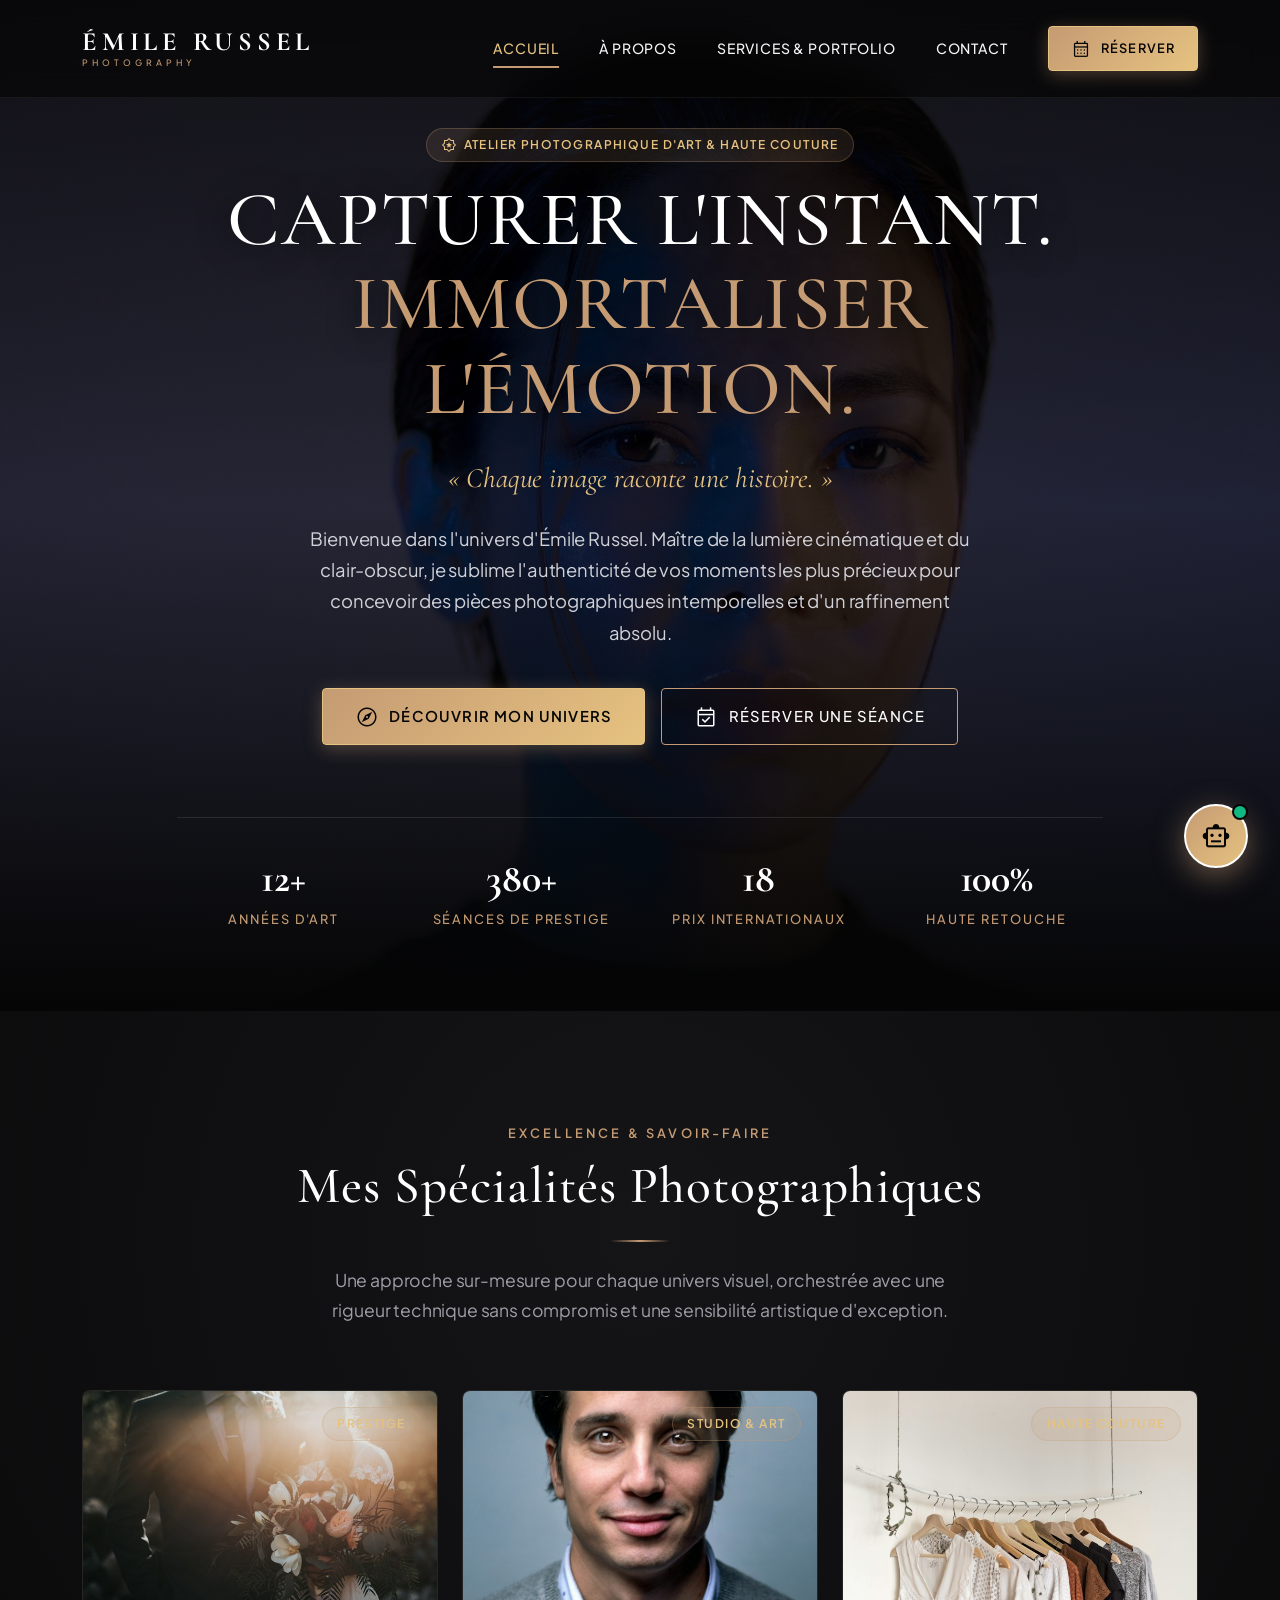
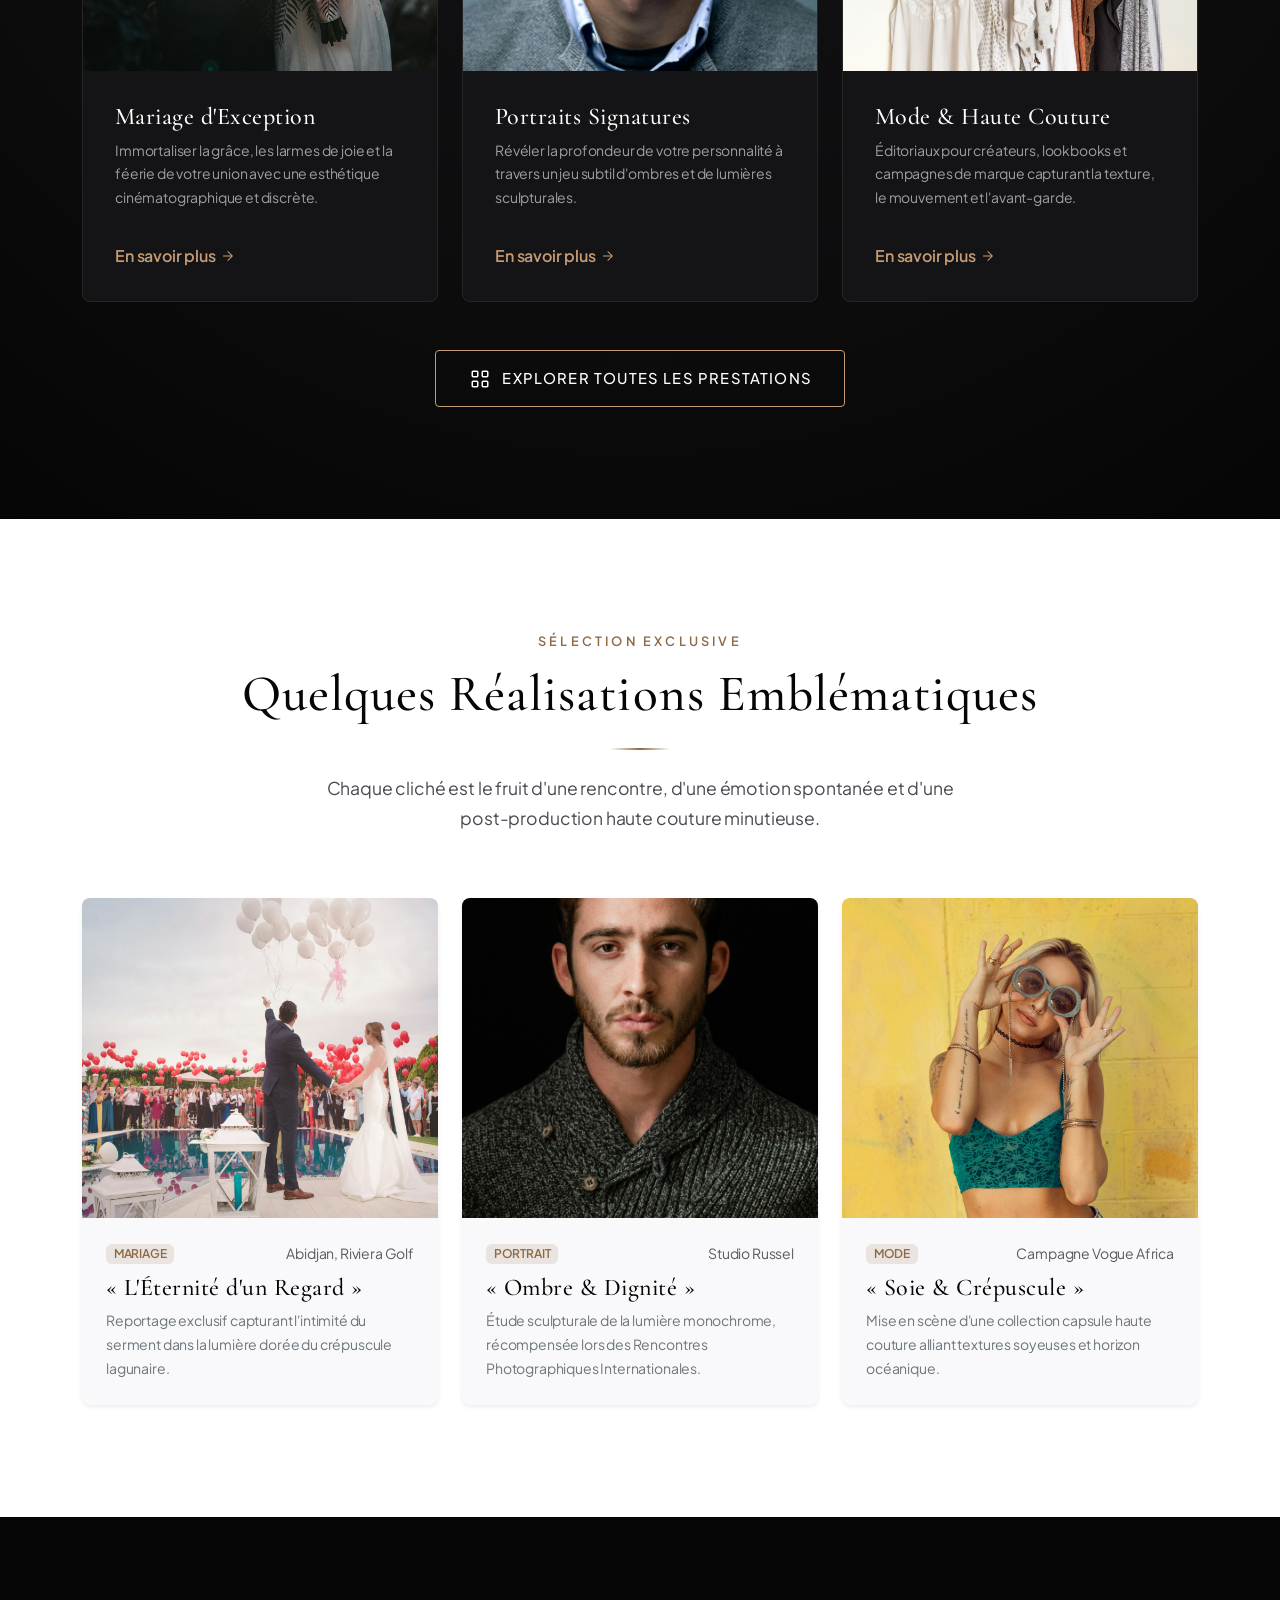
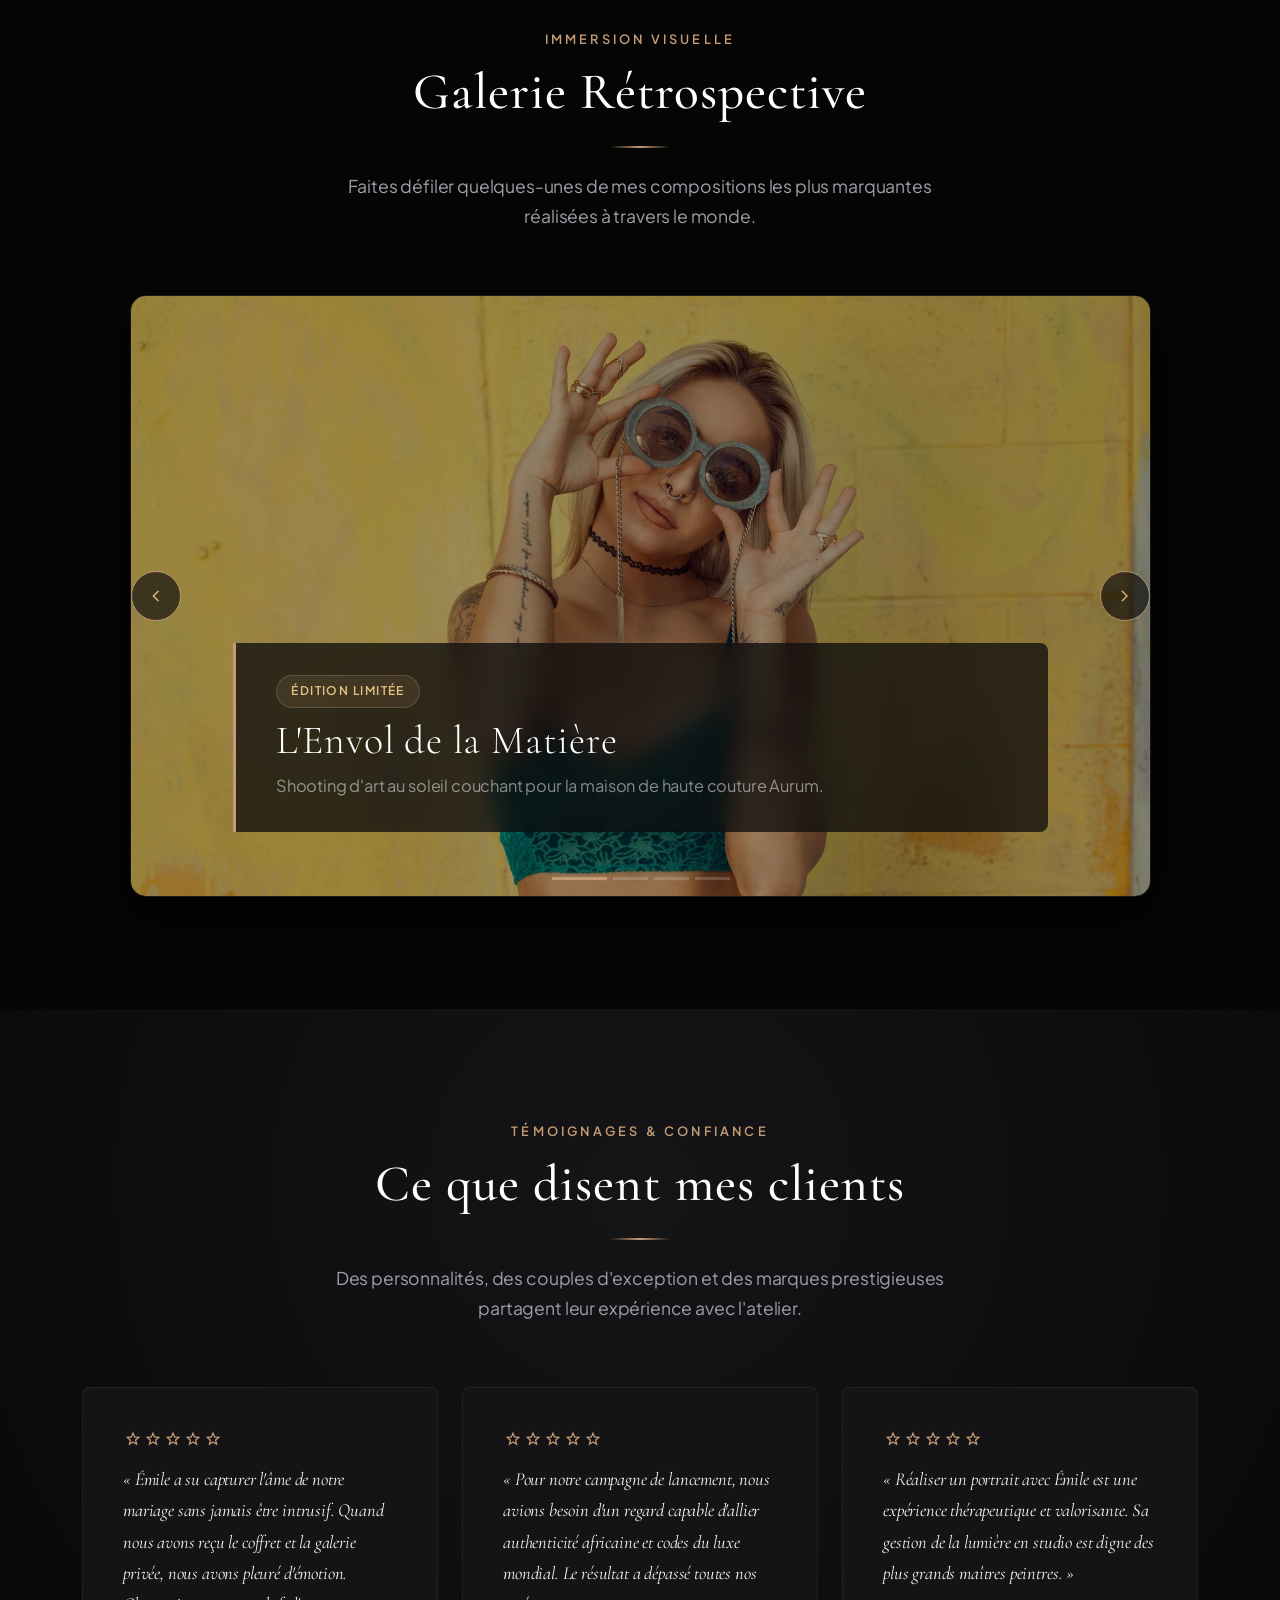
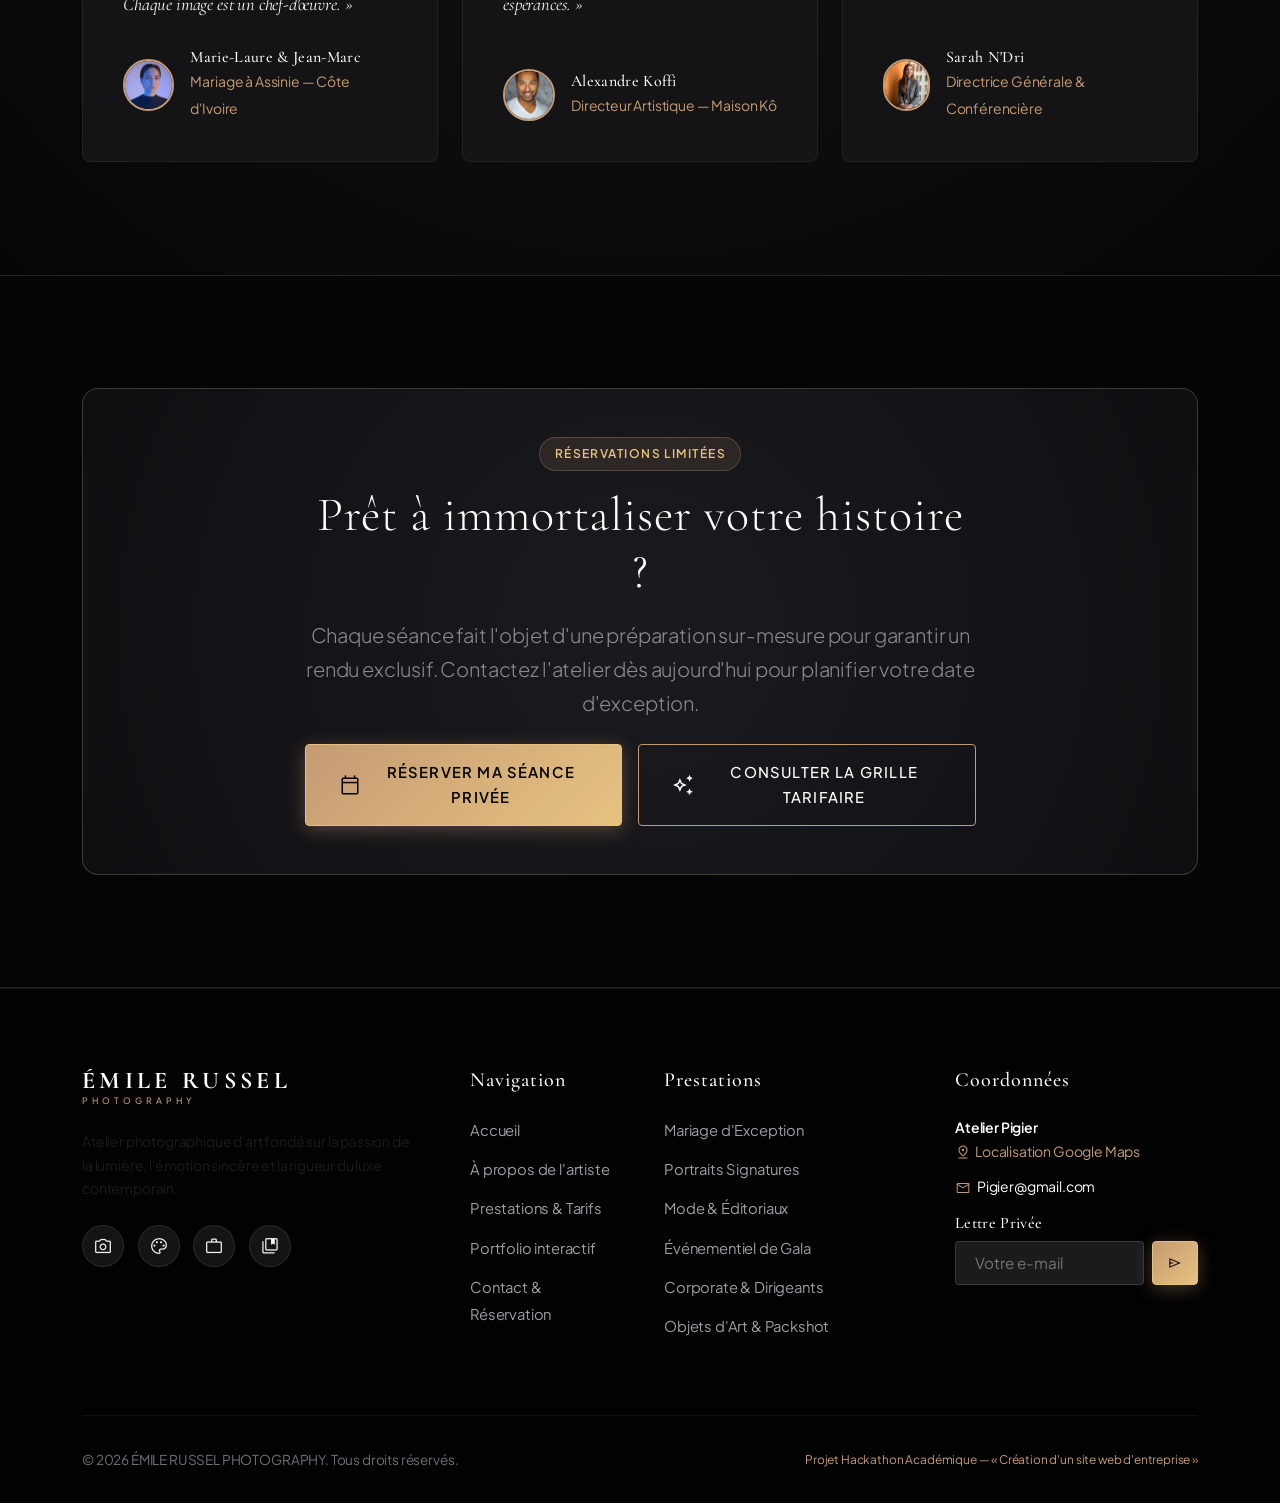
<file: index.html>
﻿<!DOCTYPE html>
<html lang="fr">
<head>
  <meta charset="UTF-8">
  <meta name="viewport" content="width=device-width, initial-scale=1.0">
  <meta name="description" content="Émile Russel Photography — Atelier photographique d'art haut de gamme. Mariage d'exception, portraits signatures, mode et corporate à Abidjan et à l'international.">
  <meta name="keywords" content="photographe luxe, Émile Russel, photographie d'art, mariage prestige, portrait Abidjan, hackathon web">
  <meta name="author" content="Émile Russel Photography">
  <title>ÉMILE RUSSEL PHOTOGRAPHY — Capturer l'instant. Immortaliser l'émotion.</title>
  <link rel="icon" type="image/svg+xml" href="assets/icons/logo.svg">

  <!-- Google Fonts: Cormorant Garamond & Plus Jakarta Sans -->
  <link rel="preconnect" href="https://fonts.googleapis.com">
  <link rel="preconnect" href="https://fonts.gstatic.com" crossorigin>
  <link href="https://fonts.googleapis.com/css2?family=Cormorant+Garamond:ital,wght@0,400;0,600;0,700;1,400;1,600&family=Plus+Jakarta+Sans:wght@300;400;500;600;700&display=swap" rel="stylesheet">

  <!-- Google Material Symbols Outlined -->
  <link rel="stylesheet" href="https://fonts.googleapis.com/css2?family=Material+Symbols+Outlined:opsz,wght,FILL,GRAD@20..48,100..700,0..1,-50..200">

  <!-- Bootstrap 5.3 CSS -->
  <link href="https://cdn.jsdelivr.net/npm/bootstrap@5.3.3/dist/css/bootstrap.min.css" rel="stylesheet" integrity="sha384-QWTKZyjpPEjISv5WaRU9OFeRpok6YctnYmDr5pNlyT2bRjXh0JMhjY6hW+ALEwIH" crossorigin="anonymous">

  <!-- Stylesheet Personnalisée de Direction Artistique Luxe -->
  <link rel="stylesheet" href="css/style.css">
</head>
<body class="bg-dark-deep">

  <!-- =========================================================================
       BARRE DE NAVIGATION HAUT DE GAMME
       ========================================================================= -->
  <header>
    <nav class="navbar navbar-expand-lg luxury-navbar" aria-label="Navigation principale">
      <div class="container">
        <!-- Logo de Marque -->
        <a class="navbar-brand brand-logo" href="index.html">
          <span class="logo-main">ÉMILE RUSSEL</span>
          <span class="logo-sub">PHOTOGRAPHY</span>
        </a>

        <!-- Bouton Hamburger Mobile -->
        <button class="navbar-toggler-custom d-lg-none" type="button" data-bs-toggle="collapse" data-bs-target="#navbarLuxuryContent" aria-controls="navbarLuxuryContent" aria-expanded="false" aria-label="Basculer le menu de navigation">
          <span class="material-symbols-outlined fs-2">menu</span>
        </button>

        <!-- Liens de Navigation -->
        <div class="collapse navbar-collapse justify-content-end" id="navbarLuxuryContent">
          <ul class="navbar-nav align-items-lg-center gap-lg-2 my-3 my-lg-0">
            <li class="nav-item">
              <a class="nav-link nav-link-custom active" href="index.html">Accueil</a>
            </li>
            <li class="nav-item">
              <a class="nav-link nav-link-custom" href="apropos.html">À propos</a>
            </li>
            <li class="nav-item">
              <a class="nav-link nav-link-custom" href="services.html">Services &amp; Portfolio</a>
            </li>
            <li class="nav-item">
              <a class="nav-link nav-link-custom" href="contact.html">Contact</a>
            </li>
            <li class="nav-item ms-lg-3 mt-3 mt-lg-0">
              <a href="contact.html" class="btn-bronze" style="padding: 0.65rem 1.4rem; font-size: 0.8rem;">
                <span class="material-symbols-outlined fs-5">calendar_month</span>
                <span>Réserver</span>
              </a>
            </li>
          </ul>
        </div>
      </div>
    </nav>
  </header>

  <main>
    <!-- =========================================================================
         SECTION HERO PRINCIPALE
         ========================================================================= -->
    <section class="hero-section text-center" aria-label="Accueil Émile Russel">
      <!-- Image d'ambiance avec effet cinématique -->
      <div class="hero-background-wrapper">
        <img src="assets/images/hero-bg.jpg" alt="Haute couture portrait artistique" class="hero-background-img">
        <div class="hero-overlay"></div>
      </div>

      <div class="container hero-content">
        <div class="row justify-content-center">
          <div class="col-xl-10">
            <!-- Badge de distinction -->
            <div class="d-inline-flex mb-3">
              <span class="badge-luxury">
                <span class="material-symbols-outlined fs-6">award_star</span>
                Atelier Photographique d'Art &amp; Haute Couture
              </span>
            </div>

            <!-- Titre Principal Exigé -->
            <h1 class="hero-title text-uppercase">
              CAPTURER L'INSTANT. <br>
              <span class="text-bronze">IMMORTALISER L'ÉMOTION.</span>
            </h1>

            <!-- Slogan & Présentation Exigés -->
            <p class="hero-slogan">« Chaque image raconte une histoire. »</p>
            <p class="hero-lead">
              Bienvenue dans l'univers d'Émile Russel. Maître de la lumière cinématique et du clair-obscur, 
              je sublime l'authenticité de vos moments les plus précieux pour concevoir des pièces photographiques 
              intemporelles et d'un raffinement absolu.
            </p>

            <!-- Boutons d'Action Exigés -->
            <div class="d-flex flex-column flex-sm-row justify-content-center gap-3">
              <a href="#univers" class="btn-bronze">
                <span class="material-symbols-outlined">explore</span>
                Découvrir mon univers
              </a>
              <a href="contact.html" class="btn-bronze-outline">
                <span class="material-symbols-outlined">event_available</span>
                Réserver une séance
              </a>
            </div>

            <!-- Compteurs d'Excellence -->
            <div class="hero-stats">
              <div class="row g-4 justify-content-center">
                <div class="col-6 col-md-3 stat-item">
                  <span class="stat-number">12+</span>
                  <span class="stat-label">Années d'Art</span>
                </div>
                <div class="col-6 col-md-3 stat-item">
                  <span class="stat-number">380+</span>
                  <span class="stat-label">Séances de Prestige</span>
                </div>
                <div class="col-6 col-md-3 stat-item">
                  <span class="stat-number">18</span>
                  <span class="stat-label">Prix Internationaux</span>
                </div>
                <div class="col-6 col-md-3 stat-item">
                  <span class="stat-number">100%</span>
                  <span class="stat-label">Haute Retouche</span>
                </div>
              </div>
            </div>

          </div>
        </div>
      </div>
    </section>

    <!-- =========================================================================
         SECTION SPÉCIALITÉS PHOTOGRAPHIQUES
         ========================================================================= -->
    <section id="univers" class="section-padding bg-dark-gradient" aria-labelledby="specialities-title">
      <div class="container">
        <div class="section-header text-center reveal-on-scroll">
          <span class="section-subtitle">Excellence &amp; Savoir-Faire</span>
          <h2 id="specialities-title" class="section-title">Mes Spécialités Photographiques</h2>
          <div class="luxury-divider"></div>
          <p class="section-desc">
            Une approche sur-mesure pour chaque univers visuel, orchestrée avec une rigueur technique sans compromis 
            et une sensibilité artistique d'exception.
          </p>
        </div>

        <div class="row g-4">
          <!-- Spécialité 1 : Mariage -->
          <div class="col-md-6 col-lg-4 reveal-on-scroll delay-1">
            <div class="luxury-card">
              <div class="card-img-wrapper">
                <img src="assets/images/service-mariage.jpg" alt="Photographie de mariage haut de gamme" loading="lazy">
                <span class="badge-luxury card-img-badge">Prestige</span>
              </div>
              <div class="card-body-luxury">
                <h3 class="fs-4 text-white">Mariage d'Exception</h3>
                <p class="small flex-grow-1">
                  Immortaliser la grâce, les larmes de joie et la féerie de votre union avec une esthétique cinématographique et discrète.
                </p>
                <a href="services.html#mariage" class="text-bronze fw-semibold d-inline-flex align-items-center gap-1 mt-3">
                  <span>En savoir plus</span>
                  <span class="material-symbols-outlined fs-6">arrow_forward</span>
                </a>
              </div>
            </div>
          </div>

          <!-- Spécialité 2 : Portrait -->
          <div class="col-md-6 col-lg-4 reveal-on-scroll delay-2">
            <div class="luxury-card">
              <div class="card-img-wrapper">
                <img src="assets/images/service-portrait.jpg" alt="Portrait photographique signature" loading="lazy">
                <span class="badge-luxury card-img-badge">Studio &amp; Art</span>
              </div>
              <div class="card-body-luxury">
                <h3 class="fs-4 text-white">Portraits Signatures</h3>
                <p class="small flex-grow-1">
                  Révéler la profondeur de votre personnalité à travers un jeu subtil d'ombres et de lumières sculpturales.
                </p>
                <a href="services.html#portrait" class="text-bronze fw-semibold d-inline-flex align-items-center gap-1 mt-3">
                  <span>En savoir plus</span>
                  <span class="material-symbols-outlined fs-6">arrow_forward</span>
                </a>
              </div>
            </div>
          </div>

          <!-- Spécialité 3 : Mode & Haute Couture -->
          <div class="col-md-6 col-lg-4 reveal-on-scroll delay-3">
            <div class="luxury-card">
              <div class="card-img-wrapper">
                <img src="assets/images/service-mode.jpg" alt="Photographie de mode éditoriale" loading="lazy">
                <span class="badge-luxury card-img-badge">Haute Couture</span>
              </div>
              <div class="card-body-luxury">
                <h3 class="fs-4 text-white">Mode &amp; Haute Couture</h3>
                <p class="small flex-grow-1">
                  Éditoriaux pour créateurs, lookbooks et campagnes de marque capturant la texture, le mouvement et l'avant-garde.
                </p>
                <a href="services.html#mode" class="text-bronze fw-semibold d-inline-flex align-items-center gap-1 mt-3">
                  <span>En savoir plus</span>
                  <span class="material-symbols-outlined fs-6">arrow_forward</span>
                </a>
              </div>
            </div>
          </div>
        </div>

        <div class="text-center mt-5">
          <a href="services.html" class="btn-bronze-outline">
            <span class="material-symbols-outlined">view_cozy</span>
            Explorer toutes les prestations
          </a>
        </div>
      </div>
    </section>

    <!-- =========================================================================
         SECTION BLANCHE DE CONTRASTE : SÉLECTION SIGNATURE (3-4 RÉALISATIONS)
         ========================================================================= -->
    <section class="section-padding bg-light-contrast" aria-labelledby="signature-works-title">
      <div class="container">
        <div class="section-header text-center reveal-on-scroll">
          <span class="section-subtitle" style="color: #8F6A45;">Sélection Exclusive</span>
          <h2 id="signature-works-title" class="section-title">Quelques Réalisations Emblématiques</h2>
          <div class="luxury-divider" style="background: linear-gradient(90deg, transparent, #8F6A45, transparent);"></div>
          <p class="section-desc">
            Chaque cliché est le fruit d'une rencontre, d'une émotion spontanée et d'une post-production haute couture minutieuse.
          </p>
        </div>

        <div class="row g-4">
          <!-- Réalisation 1 -->
          <div class="col-lg-4 col-md-6 reveal-on-scroll delay-1">
            <div class="card border-0 rounded-3 overflow-hidden shadow-sm h-100" style="background: #F9F9FB;">
              <img src="assets/images/carousel-slide-2.jpg" class="card-img-top" alt="Cérémonie de mariage féerique" style="height: 320px; object-fit: cover;">
              <div class="card-body p-4">
                <div class="d-flex justify-content-between align-items-center mb-2">
                  <span class="badge" style="background: rgba(143, 106, 69, 0.15); color: #8F6A45; font-weight: 600;">MARIAGE</span>
                  <small class="text-muted">Abidjan, Riviera Golf</small>
                </div>
                <h4 class="card-title fs-4 mb-2">« L'Éternité d'un Regard »</h4>
                <p class="card-text text-secondary small">
                  Reportage exclusif capturant l'intimité du serment dans la lumière dorée du crépuscule lagunaire.
                </p>
              </div>
            </div>
          </div>

          <!-- Réalisation 2 -->
          <div class="col-lg-4 col-md-6 reveal-on-scroll delay-2">
            <div class="card border-0 rounded-3 overflow-hidden shadow-sm h-100" style="background: #F9F9FB;">
              <img src="assets/images/carousel-slide-3.jpg" class="card-img-top" alt="Portrait clair obscur noir et blanc" style="height: 320px; object-fit: cover;">
              <div class="card-body p-4">
                <div class="d-flex justify-content-between align-items-center mb-2">
                  <span class="badge" style="background: rgba(143, 106, 69, 0.15); color: #8F6A45; font-weight: 600;">PORTRAIT</span>
                  <small class="text-muted">Studio Russel</small>
                </div>
                <h4 class="card-title fs-4 mb-2">« Ombre &amp; Dignité »</h4>
                <p class="card-text text-secondary small">
                  Étude sculpturale de la lumière monochrome, récompensée lors des Rencontres Photographiques Internationales.
                </p>
              </div>
            </div>
          </div>

          <!-- Réalisation 3 -->
          <div class="col-lg-4 col-md-12 reveal-on-scroll delay-3">
            <div class="card border-0 rounded-3 overflow-hidden shadow-sm h-100" style="background: #F9F9FB;">
              <img src="assets/images/carousel-slide-1.jpg" class="card-img-top" alt="Editorial mode haute couture" style="height: 320px; object-fit: cover;">
              <div class="card-body p-4">
                <div class="d-flex justify-content-between align-items-center mb-2">
                  <span class="badge" style="background: rgba(143, 106, 69, 0.15); color: #8F6A45; font-weight: 600;">MODE</span>
                  <small class="text-muted">Campagne Vogue Africa</small>
                </div>
                <h4 class="card-title fs-4 mb-2">« Soie &amp; Crépuscule »</h4>
                <p class="card-text text-secondary small">
                  Mise en scène d'une collection capsule haute couture alliant textures soyeuses et horizon océanique.
                </p>
              </div>
            </div>
          </div>
        </div>
      </div>
    </section>

    <!-- =========================================================================
         SECTION CARROUSEL BOOTSTRAP 5 : GALERIE RÉTROSPECTIVE
         ========================================================================= -->
    <section class="section-padding bg-dark-deep" aria-labelledby="carousel-title">
      <div class="container">
        <div class="section-header text-center reveal-on-scroll">
          <span class="section-subtitle">Immersion Visuelle</span>
          <h2 id="carousel-title" class="section-title">Galerie Rétrospective</h2>
          <div class="luxury-divider"></div>
          <p class="section-desc">
            Faites défiler quelques-unes de mes compositions les plus marquantes réalisées à travers le monde.
          </p>
        </div>

        <div class="row justify-content-center">
          <div class="col-lg-11 reveal-on-scroll">
            <div id="luxuryPhotographyCarousel" class="carousel slide carousel-fade carousel-luxury" data-bs-ride="carousel">
              <!-- Indicateurs -->
              <div class="carousel-indicators">
                <button type="button" data-bs-target="#luxuryPhotographyCarousel" data-bs-slide-to="0" class="active" aria-current="true" aria-label="Photographie 1"></button>
                <button type="button" data-bs-target="#luxuryPhotographyCarousel" data-bs-slide-to="1" aria-label="Photographie 2"></button>
                <button type="button" data-bs-target="#luxuryPhotographyCarousel" data-bs-slide-to="2" aria-label="Photographie 3"></button>
                <button type="button" data-bs-target="#luxuryPhotographyCarousel" data-bs-slide-to="3" aria-label="Photographie 4"></button>
              </div>

              <!-- Slides du Carrousel -->
              <div class="carousel-inner">
                <div class="carousel-item active" data-bs-interval="5000">
                  <img src="assets/images/carousel-slide-1.jpg" class="d-block w-100" alt="Haute couture robe au vent dorée">
                  <div class="carousel-caption">
                    <span class="badge-luxury mb-2">Édition Limitée</span>
                    <h3 class="display-6 text-white">L'Envol de la Matière</h3>
                    <p class="mb-0 text-white-50">Shooting d'art au soleil couchant pour la maison de haute couture Aurum.</p>
                  </div>
                </div>

                <div class="carousel-item" data-bs-interval="5000">
                  <img src="assets/images/carousel-slide-2.jpg" class="d-block w-100" alt="Mariage somptueux étreinte et émotion">
                  <div class="carousel-caption">
                    <span class="badge-luxury mb-2">Mariage de Prestige</span>
                    <h3 class="display-6 text-white">Promesse Intemporelle</h3>
                    <p class="mb-0 text-white-50">L'intimité du premier regard au cœur de la cérémonie privée.</p>
                  </div>
                </div>

                <div class="carousel-item" data-bs-interval="5000">
                  <img src="assets/images/carousel-slide-3.jpg" class="d-block w-100" alt="Portrait d'art noir et blanc intense">
                  <div class="carousel-caption">
                    <span class="badge-luxury mb-2">Tirage Argentique</span>
                    <h3 class="display-6 text-white">L'Esprit et le Silence</h3>
                    <p class="mb-0 text-white-50">Maîtrise chirurgicale du contraste et de la texture de peau.</p>
                  </div>
                </div>

                <div class="carousel-item" data-bs-interval="5000">
                  <img src="assets/images/carousel-slide-4.jpg" class="d-block w-100" alt="Défilé mode lumière néon et élégance">
                  <div class="carousel-caption">
                    <span class="badge-luxury mb-2">Fashion Week</span>
                    <h3 class="display-6 text-white">Rythme &amp; Audace</h3>
                    <p class="mb-0 text-white-50">Saisir la fulgurance du pas et la pureté des lignes sur le podium.</p>
                  </div>
                </div>
              </div>

              <!-- Contrôles Précédent / Suivant Personnalisés -->
              <button class="carousel-control-prev" type="button" data-bs-target="#luxuryPhotographyCarousel" data-bs-slide="prev" aria-label="Photographie précédente">
                <span class="carousel-nav-btn">
                  <span class="material-symbols-outlined">chevron_left</span>
                </span>
              </button>
              <button class="carousel-control-next" type="button" data-bs-target="#luxuryPhotographyCarousel" data-bs-slide="next" aria-label="Photographie suivante">
                <span class="carousel-nav-btn">
                  <span class="material-symbols-outlined">chevron_right</span>
                </span>
              </button>
            </div>
          </div>
        </div>
      </div>
    </section>

    <!-- =========================================================================
         SECTION TÉMOIGNAGES CLIENTS
         ========================================================================= -->
    <section class="section-padding bg-dark-gradient" aria-labelledby="testimonials-title">
      <div class="container">
        <div class="section-header text-center reveal-on-scroll">
          <span class="section-subtitle">Témoignages &amp; Confiance</span>
          <h2 id="testimonials-title" class="section-title">Ce que disent mes clients</h2>
          <div class="luxury-divider"></div>
          <p class="section-desc">
            Des personnalités, des couples d'exception et des marques prestigieuses partagent leur expérience avec l'atelier.
          </p>
        </div>

        <div class="row g-4">
          <!-- Témoignage 1 -->
          <div class="col-lg-4 col-md-6 reveal-on-scroll delay-1">
            <div class="testimonial-card">
              <div class="d-flex text-bronze mb-3">
                <span class="material-symbols-outlined fs-5">star</span>
                <span class="material-symbols-outlined fs-5">star</span>
                <span class="material-symbols-outlined fs-5">star</span>
                <span class="material-symbols-outlined fs-5">star</span>
                <span class="material-symbols-outlined fs-5">star</span>
              </div>
              <p class="testimonial-quote">
                « Émile a su capturer l'âme de notre mariage sans jamais être intrusif. Quand nous avons reçu le coffret et la galerie privée, nous avons pleuré d'émotion. Chaque image est un chef-d'œuvre. »
              </p>
              <div class="testimonial-author">
                <img src="assets/images/avatar-marie-laure.jpg" alt="Marie-Laure & Jean-Marc" class="author-avatar">
                <div>
                  <h4 class="fs-6 text-white mb-0">Marie-Laure &amp; Jean-Marc</h4>
                  <small class="text-bronze">Mariage à Assinie — Côte d'Ivoire</small>
                </div>
              </div>
            </div>
          </div>

          <!-- Témoignage 2 -->
          <div class="col-lg-4 col-md-6 reveal-on-scroll delay-2">
            <div class="testimonial-card">
              <div class="d-flex text-bronze mb-3">
                <span class="material-symbols-outlined fs-5">star</span>
                <span class="material-symbols-outlined fs-5">star</span>
                <span class="material-symbols-outlined fs-5">star</span>
                <span class="material-symbols-outlined fs-5">star</span>
                <span class="material-symbols-outlined fs-5">star</span>
              </div>
              <p class="testimonial-quote">
                « Pour notre campagne de lancement, nous avions besoin d'un regard capable d'allier authenticité africaine et codes du luxe mondial. Le résultat a dépassé toutes nos espérances. »
              </p>
              <div class="testimonial-author">
                <img src="assets/images/avatar-alexandre.jpg" alt="Alexandre Koffi" class="author-avatar">
                <div>
                  <h4 class="fs-6 text-white mb-0">Alexandre Koffi</h4>
                  <small class="text-bronze">Directeur Artistique — Maison Kô</small>
                </div>
              </div>
            </div>
          </div>

          <!-- Témoignage 3 -->
          <div class="col-lg-4 col-md-12 reveal-on-scroll delay-3">
            <div class="testimonial-card">
              <div class="d-flex text-bronze mb-3">
                <span class="material-symbols-outlined fs-5">star</span>
                <span class="material-symbols-outlined fs-5">star</span>
                <span class="material-symbols-outlined fs-5">star</span>
                <span class="material-symbols-outlined fs-5">star</span>
                <span class="material-symbols-outlined fs-5">star</span>
              </div>
              <p class="testimonial-quote">
                « Réaliser un portrait avec Émile est une expérience thérapeutique et valorisante. Sa gestion de la lumière en studio est digne des plus grands maîtres peintres. »
              </p>
              <div class="testimonial-author">
                <img src="assets/images/avatar-sarah.jpg" alt="Sarah N'Dri" class="author-avatar">
                <div>
                  <h4 class="fs-6 text-white mb-0">Sarah N'Dri</h4>
                  <small class="text-bronze">Directrice Générale &amp; Conférencière</small>
                </div>
              </div>
            </div>
          </div>
        </div>
      </div>
    </section>

    <!-- =========================================================================
         APPEL À L'ACTION FINAL (CTA DE RÉSERVATION)
         ========================================================================= -->
    <section class="section-padding bg-dark-deep border-top border-bottom border-dark" aria-labelledby="cta-title">
      <div class="container">
        <div class="p-5 rounded-4 text-center position-relative overflow-hidden" style="background: radial-gradient(circle at center, #1B1B1F 0%, #0F0F12 100%); border: 1px solid var(--color-bronze-border);">
          <div class="row justify-content-center">
            <div class="col-lg-8 reveal-on-scroll">
              <span class="badge-luxury mb-3">Réservations Limitées</span>
              <h2 id="cta-title" class="display-5 text-white mb-3">Prêt à immortaliser votre histoire ?</h2>
              <p class="lead text-white-50 mb-4">
                Chaque séance fait l'objet d'une préparation sur-mesure pour garantir un rendu exclusif. 
                Contactez l'atelier dès aujourd'hui pour planifier votre date d'exception.
              </p>
              <div class="d-flex flex-column flex-sm-row justify-content-center gap-3">
                <a href="contact.html" class="btn-bronze">
                  <span class="material-symbols-outlined">calendar_today</span>
                  Réserver ma séance privée
                </a>
                <a href="services.html" class="btn-bronze-outline">
                  <span class="material-symbols-outlined">auto_awesome</span>
                  Consulter la grille tarifaire
                </a>
              </div>
            </div>
          </div>
        </div>
      </div>
    </section>
  </main>

  <!-- =========================================================================
       PIED DE PAGE PROFESSIONNEL (FOOTER)
       ========================================================================= -->
  <footer class="luxury-footer" aria-label="Pied de page">
    <div class="container">
      <div class="row g-5">
        <!-- Colonne 1 : Marque & Présentation -->
        <div class="col-lg-4 col-md-6">
          <div class="footer-brand">
            <a class="brand-logo" href="index.html">
              <span class="logo-main fs-4">ÉMILE RUSSEL</span>
              <span class="logo-sub">PHOTOGRAPHY</span>
            </a>
          </div>
          <p class="small text-muted mb-4">
            Atelier photographique d'art fondé sur la passion de la lumière, l'émotion sincère et la rigueur du luxe contemporain.
          </p>
          <div class="social-links">
            <a href="https://instagram.com" target="_blank" rel="noopener noreferrer" class="social-btn" aria-label="Suivre Émile Russel sur Instagram">
              <span class="material-symbols-outlined fs-5">photo_camera</span>
            </a>
            <a href="https://behance.net" target="_blank" rel="noopener noreferrer" class="social-btn" aria-label="Découvrir le portfolio Behance">
              <span class="material-symbols-outlined fs-5">palette</span>
            </a>
            <a href="https://linkedin.com" target="_blank" rel="noopener noreferrer" class="social-btn" aria-label="Profil professionnel LinkedIn">
              <span class="material-symbols-outlined fs-5">work</span>
            </a>
            <a href="https://pinterest.com" target="_blank" rel="noopener noreferrer" class="social-btn" aria-label="Moodboards Pinterest">
              <span class="material-symbols-outlined fs-5">collections_bookmark</span>
            </a>
          </div>
        </div>

        <!-- Colonne 2 : Liens Rapides -->
        <div class="col-lg-2 col-md-6 col-6">
          <h4 class="footer-heading">Navigation</h4>
          <ul class="footer-links">
            <li><a href="index.html">Accueil</a></li>
            <li><a href="apropos.html">À propos de l'artiste</a></li>
            <li><a href="services.html">Prestations &amp; Tarifs</a></li>
            <li><a href="services.html#galerie">Portfolio interactif</a></li>
            <li><a href="contact.html">Contact &amp; Réservation</a></li>
          </ul>
        </div>

        <!-- Colonne 3 : Services & Domaines -->
        <div class="col-lg-3 col-md-6 col-6">
          <h4 class="footer-heading">Prestations</h4>
          <ul class="footer-links">
            <li><a href="services.html#mariage">Mariage d'Exception</a></li>
            <li><a href="services.html#portrait">Portraits Signatures</a></li>
            <li><a href="services.html#mode">Mode &amp; Éditoriaux</a></li>
            <li><a href="services.html#evenement">Événementiel de Gala</a></li>
            <li><a href="services.html#corporate">Corporate &amp; Dirigeants</a></li>
            <li><a href="services.html#produit">Objets d'Art &amp; Packshot</a></li>
          </ul>
        </div>

        <!-- Colonne 4 : Coordonnées Officielles & Newsletter -->
        <div class="col-lg-3 col-md-6">
          <h4 class="footer-heading">Coordonnées</h4>
          <p class="small text-muted mb-2">
            <span class="text-white d-block fw-semibold">Atelier Pigier</span>
            <a href="https://maps.app.goo.gl/45yUcWM2oigWwn1c7" target="_blank" rel="noopener noreferrer" class="text-bronze d-inline-flex align-items-center gap-1">
              <span class="material-symbols-outlined fs-6">pin_drop</span>
              Localisation Google Maps
            </a>
          </p>
          <p class="small text-muted mb-3">
            <span class="material-symbols-outlined fs-6 text-bronze align-middle me-1">mail</span>
            <a href="mailto:Pigier@gmail.com" class="text-white">Pigier@gmail.com</a>
          </p>

          <h5 class="fs-6 text-white mb-2">Lettre Privée</h5>
          <form id="newsletterForm" class="d-flex gap-2">
            <input type="email" class="form-control-custom py-2" placeholder="Votre e-mail" required aria-label="Votre adresse e-mail pour la lettre privée">
            <button type="submit" class="btn-bronze px-3 py-2" aria-label="S'inscrire à la lettre privée">
              <span class="material-symbols-outlined fs-6">send</span>
            </button>
          </form>
        </div>
      </div>

      <!-- Mention Hackathon & Droits -->
      <div class="footer-bottom d-flex flex-column flex-md-row justify-content-between align-items-center gap-3">
        <div>
          &copy; 2026 ÉMILE RUSSEL PHOTOGRAPHY. Tous droits réservés.
        </div>
        <div class="text-bronze small">
          Projet Hackathon Académique — « Création d'un site web d'entreprise »
        </div>
      </div>
    </div>
  </footer>

  <!-- =========================================================================
       BONUS 2 : CHATBOT IA GEMINI (RUSSEL ASSISTANT)
       ========================================================================= -->
  <!-- Bouton déclencheur flottant -->
  <button id="chatbotTrigger" class="chatbot-trigger-btn" aria-label="Ouvrir le concierge virtuel Russel Assistant">
    <span class="material-symbols-outlined fs-2">smart_toy</span>
    <span class="chatbot-trigger-badge" title="En ligne"></span>
  </button>

  <!-- Boîte de dialogue du Chatbot -->
  <div id="chatbotContainer" class="chatbot-container" role="dialog" aria-modal="true" aria-labelledby="chatbotName">
    <!-- En-tête -->
    <div class="chatbot-header">
      <div class="chatbot-profile">
        <div class="chatbot-avatar">
          <span class="material-symbols-outlined fs-5">photo_camera</span>
        </div>
        <div class="chatbot-info">
          <h4 id="chatbotName">Russel Assistant</h4>
          <span class="chatbot-status">Concierge Virtuel IA</span>
        </div>
      </div>
      <button id="chatbotClose" class="chatbot-close-btn" aria-label="Fermer la discussion">
        <span class="material-symbols-outlined">close</span>
      </button>
    </div>

    <!-- Zone des messages -->
    <div id="chatMessages" class="chatbot-messages">
      <!-- Message d'accueil officiel exigé -->
      <div class="chat-bubble bot">
        Bonjour et bienvenue chez Émile Russel Photography ! Je suis votre assistant virtuel. Comment puis-je vous aider à immortaliser vos plus beaux moments ?
      </div>

      <!-- Suggestions rapides -->
      <div class="chatbot-suggestions">
        <button type="button" class="suggestion-chip" data-prompt="Quels sont les tarifs de vos prestations ?">Découvrir les tarifs</button>
        <button type="button" class="suggestion-chip" data-prompt="Comment se déroule la réservation d'une séance ?">Comment réserver ?</button>
        <button type="button" class="suggestion-chip" data-prompt="Quels types de photographies proposez-vous ?">Types de prestations</button>
        <button type="button" class="suggestion-chip" data-prompt="Où est situé votre atelier ?">Adresse du studio</button>
      </div>
    </div>

    <!-- Zone de saisie -->
    <form id="chatForm" class="chatbot-input-area">
      <input type="text" id="chatInput" class="chatbot-input" placeholder="Posez votre question à Russel..." autocomplete="off" required aria-label="Message pour l'assistant">
      <button type="submit" class="chatbot-send-btn" aria-label="Envoyer le message">
        <span class="material-symbols-outlined fs-5">send</span>
      </button>
    </form>
  </div>

  <!-- Scripts Bootstrap 5.3 & Script Principal Exclusif -->
  <script src="https://cdn.jsdelivr.net/npm/bootstrap@5.3.3/dist/js/bootstrap.bundle.min.js" integrity="sha384-YvpcrYf0tY3lHB60NNkmXc5s9fDVZLESaAA55NDzOxhy9GkcIdslK1eN7N6jIeHz" crossorigin="anonymous"></script>
  <script src="js/script.js"></script>
</body>
</html>
</file>
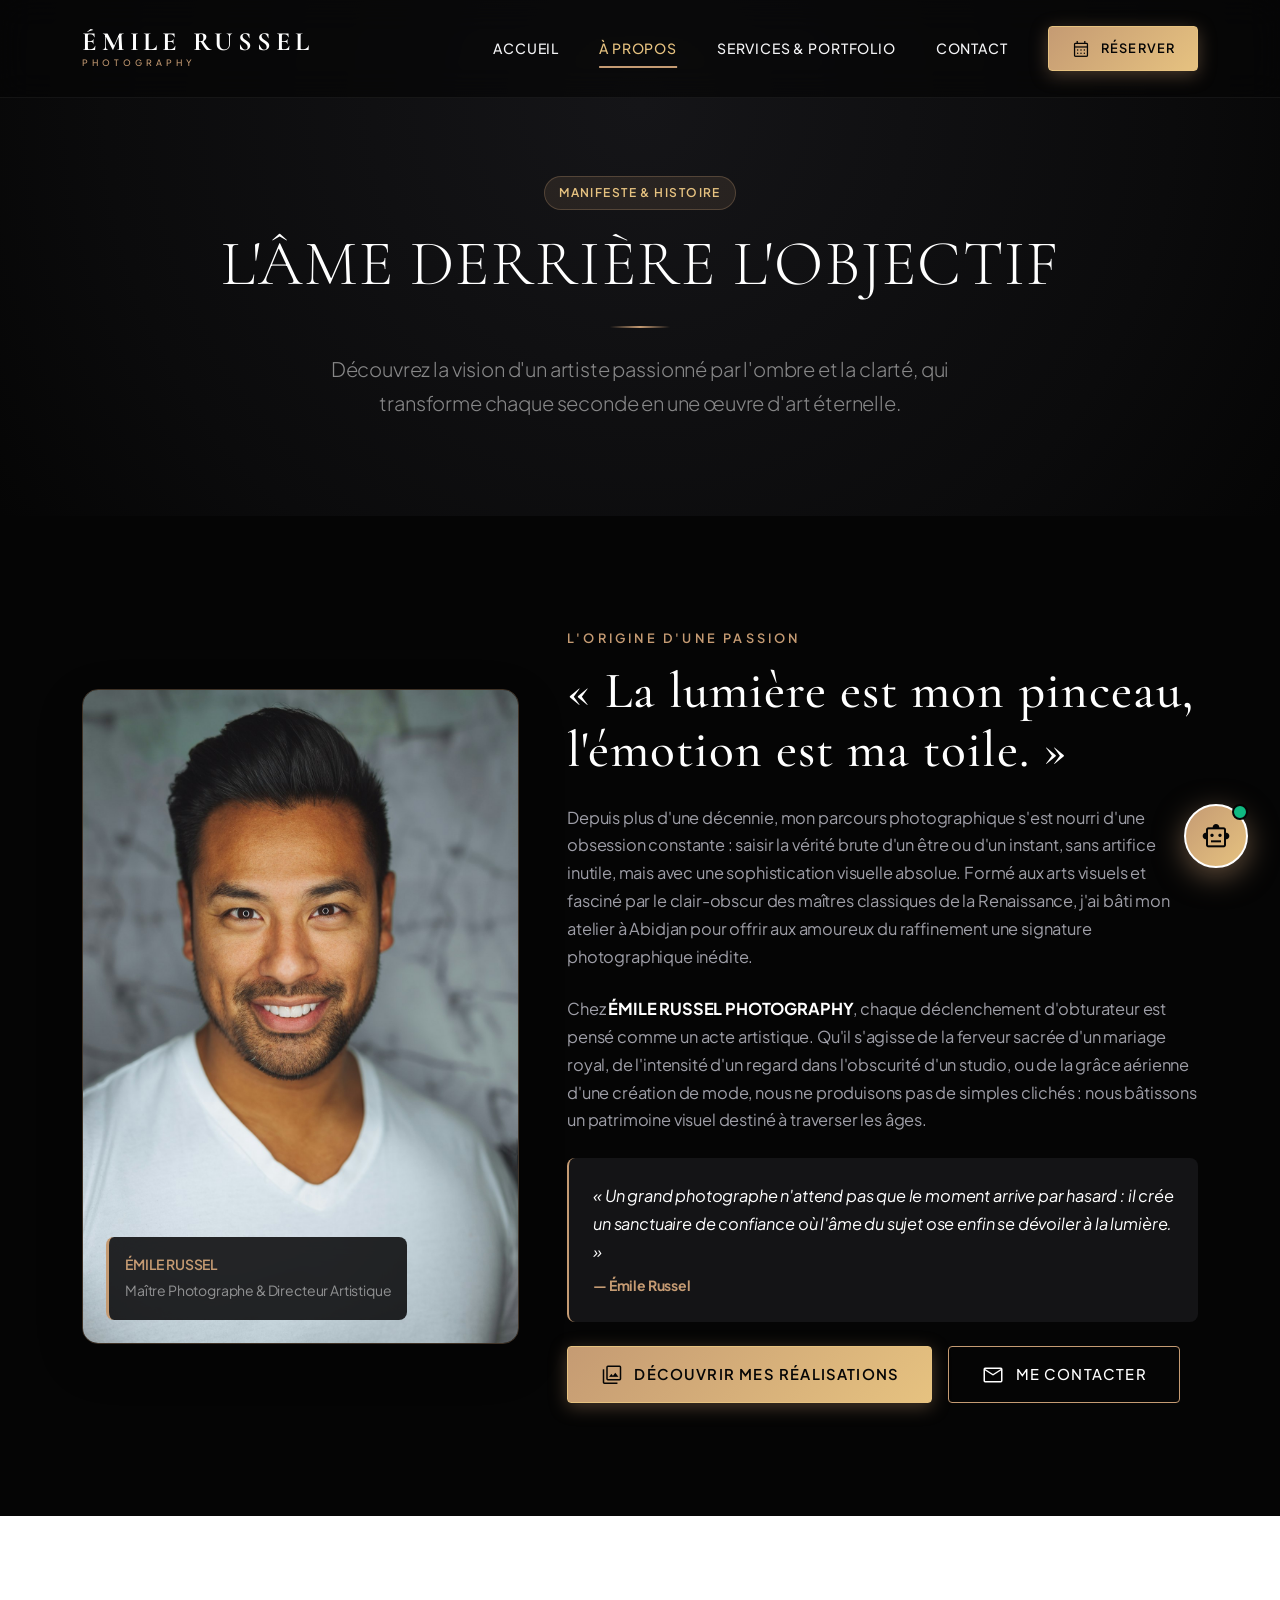
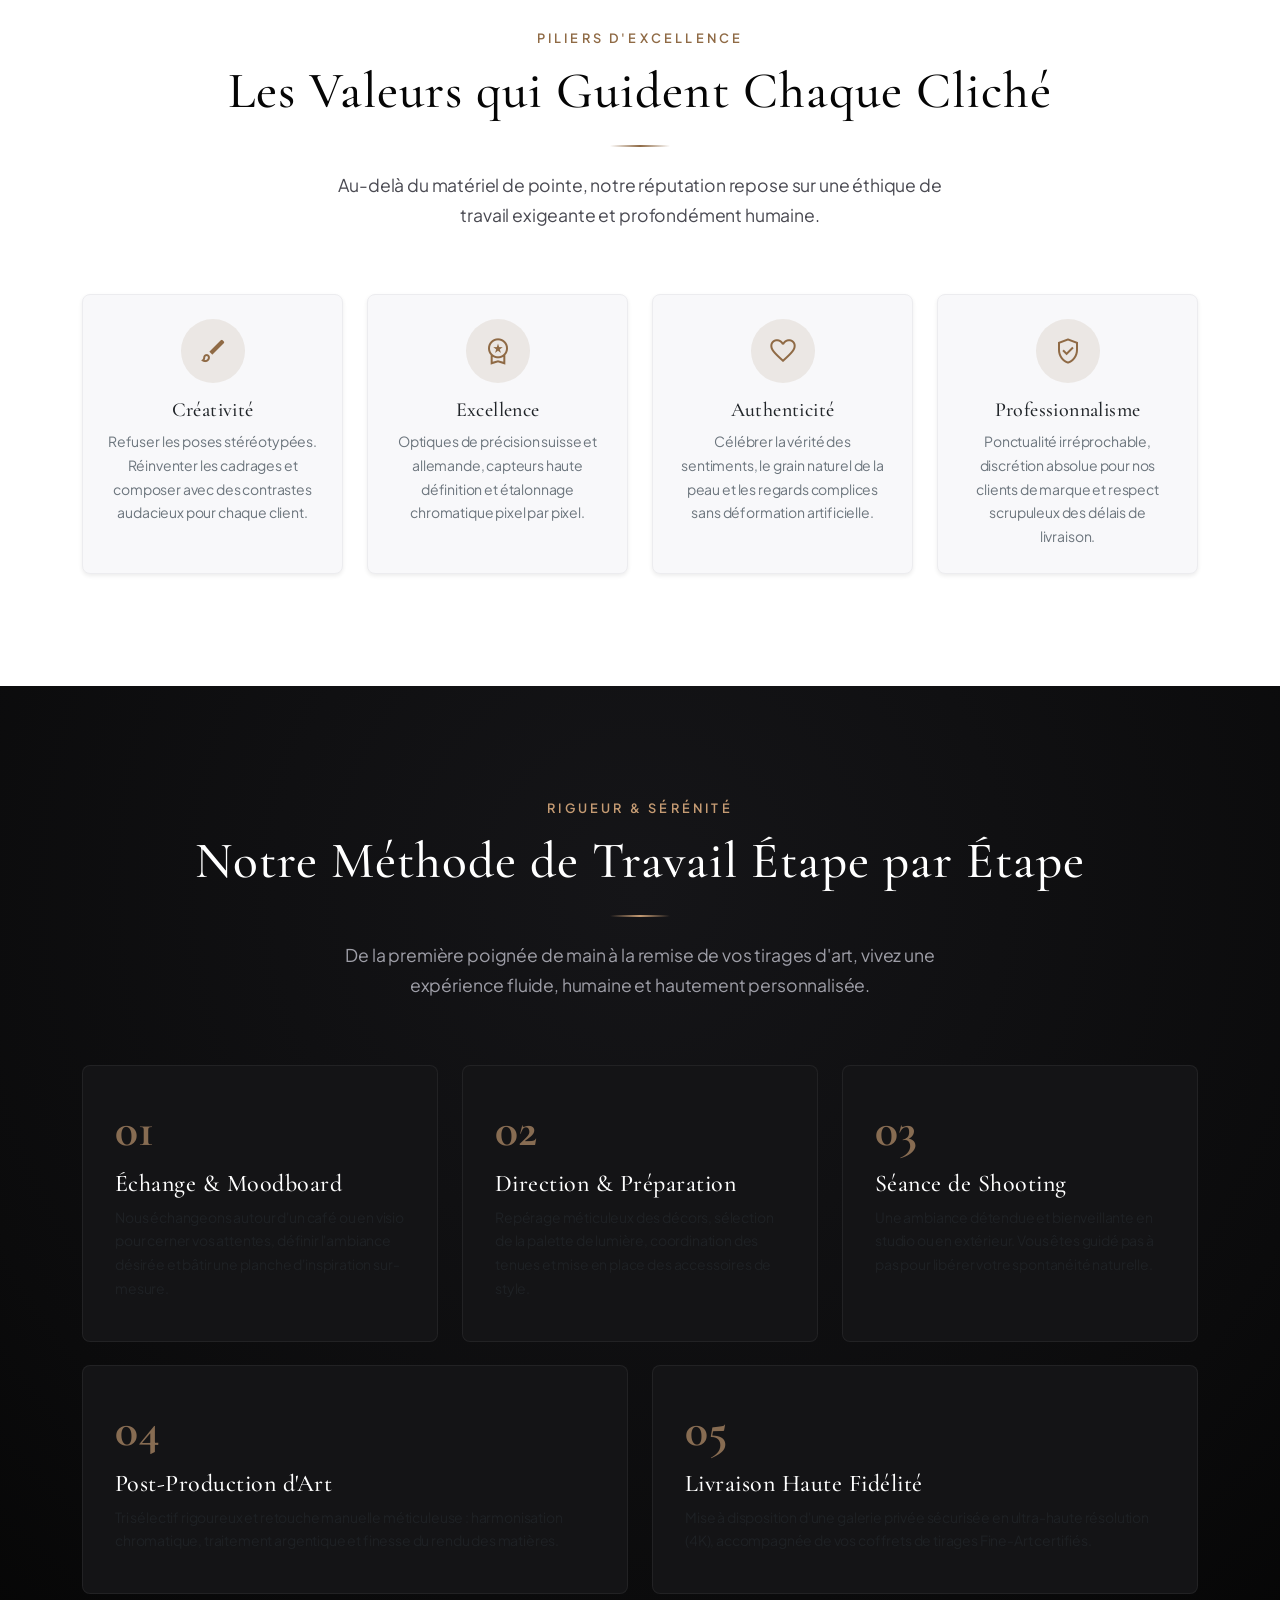
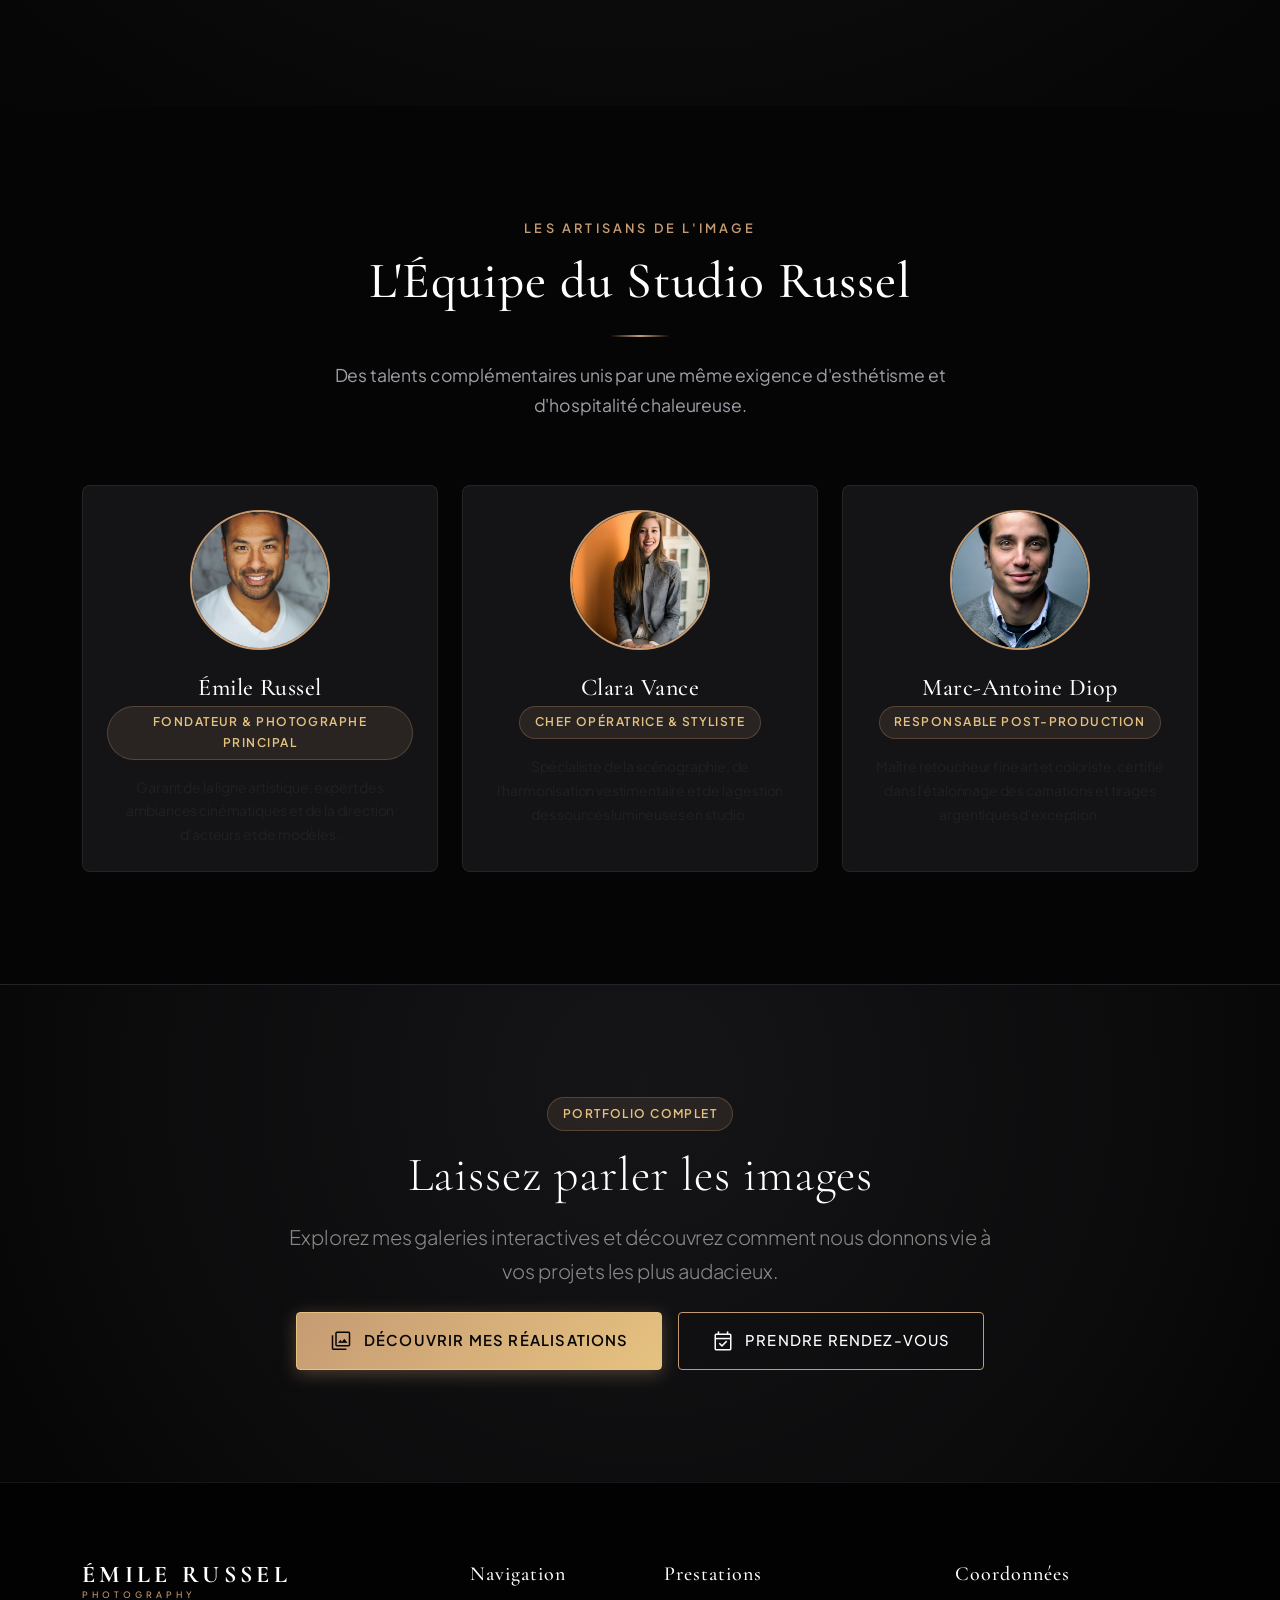
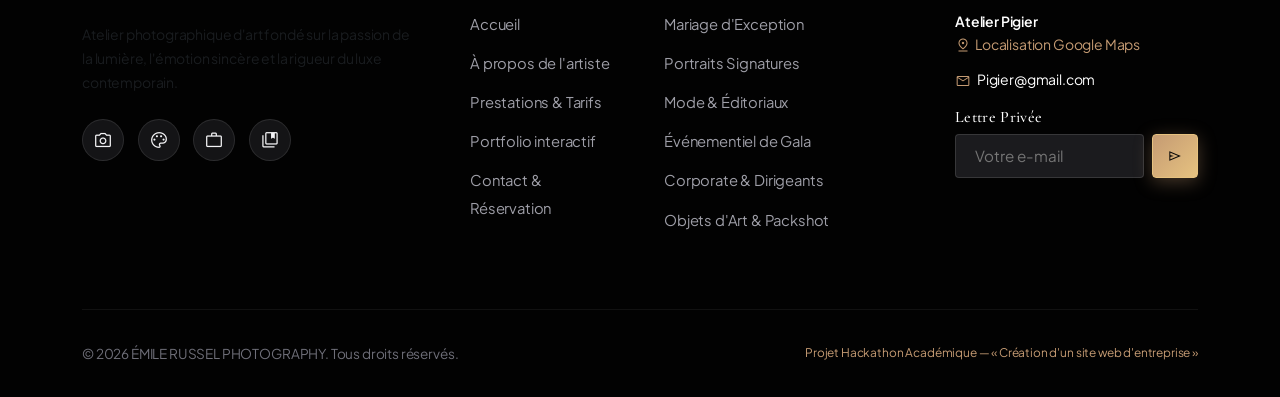
<file: apropos.html>
﻿<!DOCTYPE html>
<html lang="fr">
<head>
  <meta charset="UTF-8">
  <meta name="viewport" content="width=device-width, initial-scale=1.0">
  <meta name="description" content="Découvrez l'histoire, la vision artistique et l'équipe d'Émile Russel Photography. Photographe d'art et portraitiste d'exception à Abidjan.">
  <meta name="keywords" content="Émile Russel, photographe Abidjan, histoire photographe, valeurs photographie, studio photo luxe">
  <meta name="author" content="Émile Russel Photography">
  <title>À Propos de l'Artiste — ÉMILE RUSSEL PHOTOGRAPHY</title>
  <link rel="icon" type="image/svg+xml" href="assets/icons/logo.svg">

  <!-- Google Fonts: Cormorant Garamond & Plus Jakarta Sans -->
  <link rel="preconnect" href="https://fonts.googleapis.com">
  <link rel="preconnect" href="https://fonts.gstatic.com" crossorigin>
  <link href="https://fonts.googleapis.com/css2?family=Cormorant+Garamond:ital,wght@0,400;0,600;0,700;1,400;1,600&family=Plus+Jakarta+Sans:wght@300;400;500;600;700&display=swap" rel="stylesheet">

  <!-- Google Material Symbols Outlined -->
  <link rel="stylesheet" href="https://fonts.googleapis.com/css2?family=Material+Symbols+Outlined:opsz,wght,FILL,GRAD@20..48,100..700,0..1,-50..200">

  <!-- Bootstrap 5.3 CSS -->
  <link href="https://cdn.jsdelivr.net/npm/bootstrap@5.3.3/dist/css/bootstrap.min.css" rel="stylesheet" integrity="sha384-QWTKZyjpPEjISv5WaRU9OFeRpok6YctnYmDr5pNlyT2bRjXh0JMhjY6hW+ALEwIH" crossorigin="anonymous">

  <!-- Stylesheet Personnalisée de Direction Artistique Luxe -->
  <link rel="stylesheet" href="css/style.css">
</head>
<body class="bg-dark-deep">

  <!-- =========================================================================
       BARRE DE NAVIGATION HAUT DE GAMME
       ========================================================================= -->
  <header>
    <nav class="navbar navbar-expand-lg luxury-navbar" aria-label="Navigation principale">
      <div class="container">
        <!-- Logo de Marque -->
        <a class="navbar-brand brand-logo" href="index.html">
          <span class="logo-main">ÉMILE RUSSEL</span>
          <span class="logo-sub">PHOTOGRAPHY</span>
        </a>

        <!-- Bouton Hamburger Mobile -->
        <button class="navbar-toggler-custom d-lg-none" type="button" data-bs-toggle="collapse" data-bs-target="#navbarLuxuryContent" aria-controls="navbarLuxuryContent" aria-expanded="false" aria-label="Basculer le menu de navigation">
          <span class="material-symbols-outlined fs-2">menu</span>
        </button>

        <!-- Liens de Navigation -->
        <div class="collapse navbar-collapse justify-content-end" id="navbarLuxuryContent">
          <ul class="navbar-nav align-items-lg-center gap-lg-2 my-3 my-lg-0">
            <li class="nav-item">
              <a class="nav-link nav-link-custom" href="index.html">Accueil</a>
            </li>
            <li class="nav-item">
              <a class="nav-link nav-link-custom active" href="apropos.html">À propos</a>
            </li>
            <li class="nav-item">
              <a class="nav-link nav-link-custom" href="services.html">Services &amp; Portfolio</a>
            </li>
            <li class="nav-item">
              <a class="nav-link nav-link-custom" href="contact.html">Contact</a>
            </li>
            <li class="nav-item ms-lg-3 mt-3 mt-lg-0">
              <a href="contact.html" class="btn-bronze" style="padding: 0.65rem 1.4rem; font-size: 0.8rem;">
                <span class="material-symbols-outlined fs-5">calendar_month</span>
                <span>Réserver</span>
              </a>
            </li>
          </ul>
        </div>
      </div>
    </nav>
  </header>

  <main>
    <!-- =========================================================================
         EN-TÊTE DE PAGE : L'ÂME DERRIÈRE L'OBJECTIF
         ========================================================================= -->
    <section class="section-padding bg-dark-gradient position-relative" style="padding-top: 11rem; padding-bottom: 5rem;" aria-label="En-tête À propos">
      <div class="container text-center">
        <span class="badge-luxury mb-3">Manifeste &amp; Histoire</span>
        <h1 class="display-3 text-white text-uppercase mb-3">L'Âme derrière l'objectif</h1>
        <div class="luxury-divider"></div>
        <p class="lead text-white-50 mx-auto" style="max-width: 700px;">
          Découvrez la vision d'un artiste passionné par l'ombre et la clarté, 
          qui transforme chaque seconde en une œuvre d'art éternelle.
        </p>
      </div>
    </section>

    <!-- =========================================================================
         SECTION PRÉSENTATION PERSONNELLE & VISION DU FONDATEUR
         ========================================================================= -->
    <section class="section-padding bg-dark-deep" aria-labelledby="bio-title">
      <div class="container">
        <div class="row g-5 align-items-center">
          <!-- Grande Photographie du Photographe -->
          <div class="col-lg-5 reveal-on-scroll">
            <div class="position-relative">
              <div class="rounded-4 overflow-hidden shadow-lg border border-secondary" style="border-color: rgba(197, 155, 115, 0.3) !important;">
                <img src="assets/images/emile-russel-bio.jpg" alt="Émile Russel — Photographe fondateur" class="img-fluid w-100" style="min-height: 540px; object-fit: cover;">
              </div>
              <div class="position-absolute bottom-0 start-0 m-4 p-3 rounded-3" style="background: rgba(11, 11, 12, 0.88); backdrop-filter: blur(10px); border-left: 3px solid var(--color-bronze);">
                <span class="text-bronze fw-semibold d-block small">ÉMILE RUSSEL</span>
                <span class="text-white-50 small">Maître Photographe &amp; Directeur Artistique</span>
              </div>
            </div>
          </div>

          <!-- Récit Personnel, Passion & Histoire de l'Entreprise -->
          <div class="col-lg-7 reveal-on-scroll delay-1">
            <span class="section-subtitle">L'Origine d'une Passion</span>
            <h2 id="bio-title" class="section-title text-white mb-4">« La lumière est mon pinceau, l'émotion est ma toile. »</h2>
            
            <p class="mb-4">
              Depuis plus d'une décennie, mon parcours photographique s'est nourri d'une obsession constante : 
              saisir la vérité brute d'un être ou d'un instant, sans artifice inutile, mais avec une sophistication visuelle absolue. 
              Formé aux arts visuels et fasciné par le clair-obscur des maîtres classiques de la Renaissance, 
              j'ai bâti mon atelier à Abidjan pour offrir aux amoureux du raffinement une signature photographique inédite.
            </p>

            <p class="mb-4">
              Chez <strong class="text-white">ÉMILE RUSSEL PHOTOGRAPHY</strong>, chaque déclenchement d'obturateur est pensé 
              comme un acte artistique. Qu'il s'agisse de la ferveur sacrée d'un mariage royal, de l'intensité d'un regard 
              dans l'obscurité d'un studio, ou de la grâce aérienne d'une création de mode, nous ne produisons pas de simples clichés : 
              nous bâtissons un patrimoine visuel destiné à traverser les âges.
            </p>

            <div class="p-4 rounded-3 mb-4" style="background: var(--color-bg-card); border-left: 2px solid var(--color-bronze);">
              <p class="fst-italic text-white mb-0">
                « Un grand photographe n'attend pas que le moment arrive par hasard : il crée un sanctuaire de confiance 
                où l'âme du sujet ose enfin se dévoiler à la lumière. »
              </p>
              <span class="text-bronze d-block mt-2 small fw-bold">— Émile Russel</span>
            </div>

            <div class="d-flex align-items-center gap-3">
              <a href="services.html" class="btn-bronze">
                <span class="material-symbols-outlined">collections</span>
                Découvrir mes réalisations
              </a>
              <a href="contact.html" class="btn-bronze-outline">
                <span class="material-symbols-outlined">mail</span>
                Me contacter
              </a>
            </div>
          </div>
        </div>
      </div>
    </section>

    <!-- =========================================================================
         SECTION VALEURS FONDAMENTALES (CONTRASTE BLANC)
         ========================================================================= -->
    <section class="section-padding bg-light-contrast" aria-labelledby="values-title">
      <div class="container">
        <div class="section-header text-center reveal-on-scroll">
          <span class="section-subtitle" style="color: #8F6A45;">Piliers d'Excellence</span>
          <h2 id="values-title" class="section-title">Les Valeurs qui Guident Chaque Cliché</h2>
          <div class="luxury-divider" style="background: linear-gradient(90deg, transparent, #8F6A45, transparent);"></div>
          <p class="section-desc">
            Au-delà du matériel de pointe, notre réputation repose sur une éthique de travail exigeante et profondément humaine.
          </p>
        </div>

        <div class="row g-4">
          <!-- Valeur 1 : Créativité -->
          <div class="col-md-6 col-lg-3 reveal-on-scroll delay-1">
            <div class="p-4 rounded-3 text-center h-100 shadow-sm" style="background: #F8F8FA; border: 1px solid #ECECEF;">
              <div class="d-inline-flex p-3 rounded-circle mb-3" style="background: rgba(143, 106, 69, 0.12); color: #8F6A45;">
                <span class="material-symbols-outlined fs-2">brush</span>
              </div>
              <h3 class="fs-5 text-dark mb-2">Créativité</h3>
              <p class="small text-secondary mb-0">
                Refuser les poses stéréotypées. Réinventer les cadrages et composer avec des contrastes audacieux pour chaque client.
              </p>
            </div>
          </div>

          <!-- Valeur 2 : Excellence -->
          <div class="col-md-6 col-lg-3 reveal-on-scroll delay-2">
            <div class="p-4 rounded-3 text-center h-100 shadow-sm" style="background: #F8F8FA; border: 1px solid #ECECEF;">
              <div class="d-inline-flex p-3 rounded-circle mb-3" style="background: rgba(143, 106, 69, 0.12); color: #8F6A45;">
                <span class="material-symbols-outlined fs-2">workspace_premium</span>
              </div>
              <h3 class="fs-5 text-dark mb-2">Excellence</h3>
              <p class="small text-secondary mb-0">
                Optiques de précision suisse et allemande, capteurs haute définition et étalonnage chromatique pixel par pixel.
              </p>
            </div>
          </div>

          <!-- Valeur 3 : Authenticité -->
          <div class="col-md-6 col-lg-3 reveal-on-scroll delay-3">
            <div class="p-4 rounded-3 text-center h-100 shadow-sm" style="background: #F8F8FA; border: 1px solid #ECECEF;">
              <div class="d-inline-flex p-3 rounded-circle mb-3" style="background: rgba(143, 106, 69, 0.12); color: #8F6A45;">
                <span class="material-symbols-outlined fs-2">favorite</span>
              </div>
              <h3 class="fs-5 text-dark mb-2">Authenticité</h3>
              <p class="small text-secondary mb-0">
                Célébrer la vérité des sentiments, le grain naturel de la peau et les regards complices sans déformation artificielle.
              </p>
            </div>
          </div>

          <!-- Valeur 4 : Professionnalisme -->
          <div class="col-md-6 col-lg-3 reveal-on-scroll delay-4">
            <div class="p-4 rounded-3 text-center h-100 shadow-sm" style="background: #F8F8FA; border: 1px solid #ECECEF;">
              <div class="d-inline-flex p-3 rounded-circle mb-3" style="background: rgba(143, 106, 69, 0.12); color: #8F6A45;">
                <span class="material-symbols-outlined fs-2">verified_user</span>
              </div>
              <h3 class="fs-5 text-dark mb-2">Professionnalisme</h3>
              <p class="small text-secondary mb-0">
                Ponctualité irréprochable, discrétion absolue pour nos clients de marque et respect scrupuleux des délais de livraison.
              </p>
            </div>
          </div>
        </div>
      </div>
    </section>

    <!-- =========================================================================
         SECTION MÉTHODE DE TRAVAIL ÉTAPE PAR ÉTAPE (WORKFLOW)
         ========================================================================= -->
    <section class="section-padding bg-dark-gradient" aria-labelledby="method-title">
      <div class="container">
        <div class="section-header text-center reveal-on-scroll">
          <span class="section-subtitle">Rigueur &amp; Sérénité</span>
          <h2 id="method-title" class="section-title">Notre Méthode de Travail Étape par Étape</h2>
          <div class="luxury-divider"></div>
          <p class="section-desc">
            De la première poignée de main à la remise de vos tirages d'art, vivez une expérience fluide, humaine et hautement personnalisée.
          </p>
        </div>

        <div class="row g-4">
          <!-- Étape 1 -->
          <div class="col-lg-4 col-md-6 reveal-on-scroll delay-1">
            <div class="process-step">
              <span class="step-number">01</span>
              <h3 class="fs-4 text-white mb-2">Échange &amp; Moodboard</h3>
              <p class="small text-muted mb-0">
                Nous échangeons autour d'un café ou en visio pour cerner vos attentes, définir l'ambiance désirée et bâtir une planche d'inspiration sur-mesure.
              </p>
            </div>
          </div>

          <!-- Étape 2 -->
          <div class="col-lg-4 col-md-6 reveal-on-scroll delay-2">
            <div class="process-step">
              <span class="step-number">02</span>
              <h3 class="fs-4 text-white mb-2">Direction &amp; Préparation</h3>
              <p class="small text-muted mb-0">
                Repérage méticuleux des décors, sélection de la palette de lumière, coordination des tenues et mise en place des accessoires de style.
              </p>
            </div>
          </div>

          <!-- Étape 3 -->
          <div class="col-lg-4 col-md-6 reveal-on-scroll delay-3">
            <div class="process-step">
              <span class="step-number">03</span>
              <h3 class="fs-4 text-white mb-2">Séance de Shooting</h3>
              <p class="small text-muted mb-0">
                Une ambiance détendue et bienveillante en studio ou en extérieur. Vous êtes guidé pas à pas pour libérer votre spontanéité naturelle.
              </p>
            </div>
          </div>

          <!-- Étape 4 -->
          <div class="col-lg-6 col-md-6 reveal-on-scroll delay-1">
            <div class="process-step">
              <span class="step-number">04</span>
              <h3 class="fs-4 text-white mb-2">Post-Production d'Art</h3>
              <p class="small text-muted mb-0">
                Tri sélectif rigoureux et retouche manuelle méticuleuse : harmonisation chromatique, traitement argentique et finesse du rendu des matières.
              </p>
            </div>
          </div>

          <!-- Étape 5 -->
          <div class="col-lg-6 col-md-12 reveal-on-scroll delay-2">
            <div class="process-step">
              <span class="step-number">05</span>
              <h3 class="fs-4 text-white mb-2">Livraison Haute Fidélité</h3>
              <p class="small text-muted mb-0">
                Mise à disposition d'une galerie privée sécurisée en ultra-haute résolution (4K), accompagnée de vos coffrets de tirages Fine-Art certifiés.
              </p>
            </div>
          </div>
        </div>
      </div>
    </section>

    <!-- =========================================================================
         SECTION PRÉSENTATION DE L'ÉQUIPE STUDIO
         ========================================================================= -->
    <section class="section-padding bg-dark-deep" aria-labelledby="team-title">
      <div class="container">
        <div class="section-header text-center reveal-on-scroll">
          <span class="section-subtitle">Les Artisans de l'Image</span>
          <h2 id="team-title" class="section-title">L'Équipe du Studio Russel</h2>
          <div class="luxury-divider"></div>
          <p class="section-desc">
            Des talents complémentaires unis par une même exigence d'esthétisme et d'hospitalité chaleureuse.
          </p>
        </div>

        <div class="row g-4 justify-content-center">
          <!-- Membre 1 : Émile Russel -->
          <div class="col-lg-4 col-md-6 reveal-on-scroll delay-1">
            <div class="luxury-card text-center p-4">
              <div class="mx-auto mb-4 rounded-circle overflow-hidden border border-2" style="width: 140px; height: 140px; border-color: var(--color-bronze) !important;">
                <img src="assets/images/team-emile-russel.jpg" alt="Émile Russel" class="w-100 h-100" style="object-fit: cover;">
              </div>
              <h3 class="fs-4 text-white mb-1">Émile Russel</h3>
              <span class="badge-luxury mx-auto mb-3">Fondateur &amp; Photographe Principal</span>
              <p class="small text-muted mb-0">
                Garant de la ligne artistique, expert des ambiances cinématiques et de la direction d'acteurs et de modèles.
              </p>
            </div>
          </div>

          <!-- Membre 2 : Clara Vance -->
          <div class="col-lg-4 col-md-6 reveal-on-scroll delay-2">
            <div class="luxury-card text-center p-4">
              <div class="mx-auto mb-4 rounded-circle overflow-hidden border border-2" style="width: 140px; height: 140px; border-color: var(--color-bronze) !important;">
                <img src="assets/images/team-clara-vance.jpg" alt="Clara Vance" class="w-100 h-100" style="object-fit: cover;">
              </div>
              <h3 class="fs-4 text-white mb-1">Clara Vance</h3>
              <span class="badge-luxury mx-auto mb-3">Chef Opératrice &amp; Styliste</span>
              <p class="small text-muted mb-0">
                Spécialiste de la scénographie, de l'harmonisation vestimentaire et de la gestion des sources lumineuses en studio.
              </p>
            </div>
          </div>

          <!-- Membre 3 : Marc-Antoine Diop -->
          <div class="col-lg-4 col-md-6 reveal-on-scroll delay-3">
            <div class="luxury-card text-center p-4">
              <div class="mx-auto mb-4 rounded-circle overflow-hidden border border-2" style="width: 140px; height: 140px; border-color: var(--color-bronze) !important;">
                <img src="assets/images/team-marc-antoine.jpg" alt="Marc-Antoine Diop" class="w-100 h-100" style="object-fit: cover;">
              </div>
              <h3 class="fs-4 text-white mb-1">Marc-Antoine Diop</h3>
              <span class="badge-luxury mx-auto mb-3">Responsable Post-Production</span>
              <p class="small text-muted mb-0">
                Maître retoucheur fine art et coloriste, certifié dans l'étalonnage des carnations et tirages argentiques d'exception.
              </p>
            </div>
          </div>
        </div>
      </div>
    </section>

    <!-- =========================================================================
         APPEL À L'ACTION : DÉCOUVRIR LE PORTFOLIO
         ========================================================================= -->
    <section class="section-padding bg-dark-gradient border-top border-dark text-center" aria-label="Passer à l'action">
      <div class="container">
        <div class="row justify-content-center">
          <div class="col-lg-8 reveal-on-scroll">
            <span class="badge-luxury mb-3">Portfolio Complet</span>
            <h2 class="display-5 text-white mb-3">Laissez parler les images</h2>
            <p class="lead text-white-50 mb-4">
              Explorez mes galeries interactives et découvrez comment nous donnons vie à vos projets les plus audacieux.
            </p>
            <div class="d-flex flex-column flex-sm-row justify-content-center gap-3">
              <a href="services.html" class="btn-bronze">
                <span class="material-symbols-outlined">collections</span>
                Découvrir mes réalisations
              </a>
              <a href="contact.html" class="btn-bronze-outline">
                <span class="material-symbols-outlined">event_available</span>
                Prendre rendez-vous
              </a>
            </div>
          </div>
        </div>
      </div>
    </section>
  </main>

  <!-- =========================================================================
       PIED DE PAGE PROFESSIONNEL (FOOTER)
       ========================================================================= -->
  <footer class="luxury-footer" aria-label="Pied de page">
    <div class="container">
      <div class="row g-5">
        <!-- Colonne 1 : Marque & Présentation -->
        <div class="col-lg-4 col-md-6">
          <div class="footer-brand">
            <a class="brand-logo" href="index.html">
              <span class="logo-main fs-4">ÉMILE RUSSEL</span>
              <span class="logo-sub">PHOTOGRAPHY</span>
            </a>
          </div>
          <p class="small text-muted mb-4">
            Atelier photographique d'art fondé sur la passion de la lumière, l'émotion sincère et la rigueur du luxe contemporain.
          </p>
          <div class="social-links">
            <a href="https://instagram.com" target="_blank" rel="noopener noreferrer" class="social-btn" aria-label="Suivre Émile Russel sur Instagram">
              <span class="material-symbols-outlined fs-5">photo_camera</span>
            </a>
            <a href="https://behance.net" target="_blank" rel="noopener noreferrer" class="social-btn" aria-label="Découvrir le portfolio Behance">
              <span class="material-symbols-outlined fs-5">palette</span>
            </a>
            <a href="https://linkedin.com" target="_blank" rel="noopener noreferrer" class="social-btn" aria-label="Profil professionnel LinkedIn">
              <span class="material-symbols-outlined fs-5">work</span>
            </a>
            <a href="https://pinterest.com" target="_blank" rel="noopener noreferrer" class="social-btn" aria-label="Moodboards Pinterest">
              <span class="material-symbols-outlined fs-5">collections_bookmark</span>
            </a>
          </div>
        </div>

        <!-- Colonne 2 : Liens Rapides -->
        <div class="col-lg-2 col-md-6 col-6">
          <h4 class="footer-heading">Navigation</h4>
          <ul class="footer-links">
            <li><a href="index.html">Accueil</a></li>
            <li><a href="apropos.html">À propos de l'artiste</a></li>
            <li><a href="services.html">Prestations &amp; Tarifs</a></li>
            <li><a href="services.html#galerie">Portfolio interactif</a></li>
            <li><a href="contact.html">Contact &amp; Réservation</a></li>
          </ul>
        </div>

        <!-- Colonne 3 : Services & Domaines -->
        <div class="col-lg-3 col-md-6 col-6">
          <h4 class="footer-heading">Prestations</h4>
          <ul class="footer-links">
            <li><a href="services.html#mariage">Mariage d'Exception</a></li>
            <li><a href="services.html#portrait">Portraits Signatures</a></li>
            <li><a href="services.html#mode">Mode &amp; Éditoriaux</a></li>
            <li><a href="services.html#evenement">Événementiel de Gala</a></li>
            <li><a href="services.html#corporate">Corporate &amp; Dirigeants</a></li>
            <li><a href="services.html#produit">Objets d'Art &amp; Packshot</a></li>
          </ul>
        </div>

        <!-- Colonne 4 : Coordonnées Officielles & Newsletter -->
        <div class="col-lg-3 col-md-6">
          <h4 class="footer-heading">Coordonnées</h4>
          <p class="small text-muted mb-2">
            <span class="text-white d-block fw-semibold">Atelier Pigier</span>
            <a href="https://maps.app.goo.gl/45yUcWM2oigWwn1c7" target="_blank" rel="noopener noreferrer" class="text-bronze d-inline-flex align-items-center gap-1">
              <span class="material-symbols-outlined fs-6">pin_drop</span>
              Localisation Google Maps
            </a>
          </p>
          <p class="small text-muted mb-3">
            <span class="material-symbols-outlined fs-6 text-bronze align-middle me-1">mail</span>
            <a href="mailto:Pigier@gmail.com" class="text-white">Pigier@gmail.com</a>
          </p>

          <h5 class="fs-6 text-white mb-2">Lettre Privée</h5>
          <form id="newsletterForm" class="d-flex gap-2">
            <input type="email" class="form-control-custom py-2" placeholder="Votre e-mail" required aria-label="Votre adresse e-mail pour la lettre privée">
            <button type="submit" class="btn-bronze px-3 py-2" aria-label="S'inscrire à la lettre privée">
              <span class="material-symbols-outlined fs-6">send</span>
            </button>
          </form>
        </div>
      </div>

      <!-- Mention Hackathon & Droits -->
      <div class="footer-bottom d-flex flex-column flex-md-row justify-content-between align-items-center gap-3">
        <div>
          &copy; 2026 ÉMILE RUSSEL PHOTOGRAPHY. Tous droits réservés.
        </div>
        <div class="text-bronze small">
          Projet Hackathon Académique — « Création d'un site web d'entreprise »
        </div>
      </div>
    </div>
  </footer>

  <!-- =========================================================================
       BONUS 2 : CHATBOT IA GEMINI (RUSSEL ASSISTANT)
       ========================================================================= -->
  <button id="chatbotTrigger" class="chatbot-trigger-btn" aria-label="Ouvrir le concierge virtuel Russel Assistant">
    <span class="material-symbols-outlined fs-2">smart_toy</span>
    <span class="chatbot-trigger-badge" title="En ligne"></span>
  </button>

  <div id="chatbotContainer" class="chatbot-container" role="dialog" aria-modal="true" aria-labelledby="chatbotName">
    <div class="chatbot-header">
      <div class="chatbot-profile">
        <div class="chatbot-avatar">
          <span class="material-symbols-outlined fs-5">photo_camera</span>
        </div>
        <div class="chatbot-info">
          <h4 id="chatbotName">Russel Assistant</h4>
          <span class="chatbot-status">Concierge Virtuel IA</span>
        </div>
      </div>
      <button id="chatbotClose" class="chatbot-close-btn" aria-label="Fermer la discussion">
        <span class="material-symbols-outlined">close</span>
      </button>
    </div>

    <div id="chatMessages" class="chatbot-messages">
      <div class="chat-bubble bot">
        Bonjour et bienvenue chez Émile Russel Photography ! Je suis votre assistant virtuel. Comment puis-je vous aider à immortaliser vos plus beaux moments ?
      </div>

      <div class="chatbot-suggestions">
        <button type="button" class="suggestion-chip" data-prompt="Quelles sont les valeurs du studio ?">Les valeurs du studio</button>
        <button type="button" class="suggestion-chip" data-prompt="Quelle est votre méthode de travail étape par étape ?">Méthode de travail</button>
        <button type="button" class="suggestion-chip" data-prompt="Qui est Émile Russel ?">Biographie d'Émile</button>
        <button type="button" class="suggestion-chip" data-prompt="Comment planifier un shooting ?">Planifier une séance</button>
      </div>
    </div>

    <form id="chatForm" class="chatbot-input-area">
      <input type="text" id="chatInput" class="chatbot-input" placeholder="Posez votre question à Russel..." autocomplete="off" required aria-label="Message pour l'assistant">
      <button type="submit" class="chatbot-send-btn" aria-label="Envoyer le message">
        <span class="material-symbols-outlined fs-5">send</span>
      </button>
    </form>
  </div>

  <!-- Scripts Bootstrap 5.3 & Script Principal Exclusif -->
  <script src="https://cdn.jsdelivr.net/npm/bootstrap@5.3.3/dist/js/bootstrap.bundle.min.js" integrity="sha384-YvpcrYf0tY3lHB60NNkmXc5s9fDVZLESaAA55NDzOxhy9GkcIdslK1eN7N6jIeHz" crossorigin="anonymous"></script>
  <script src="js/script.js"></script>
</body>
</html>
</file>
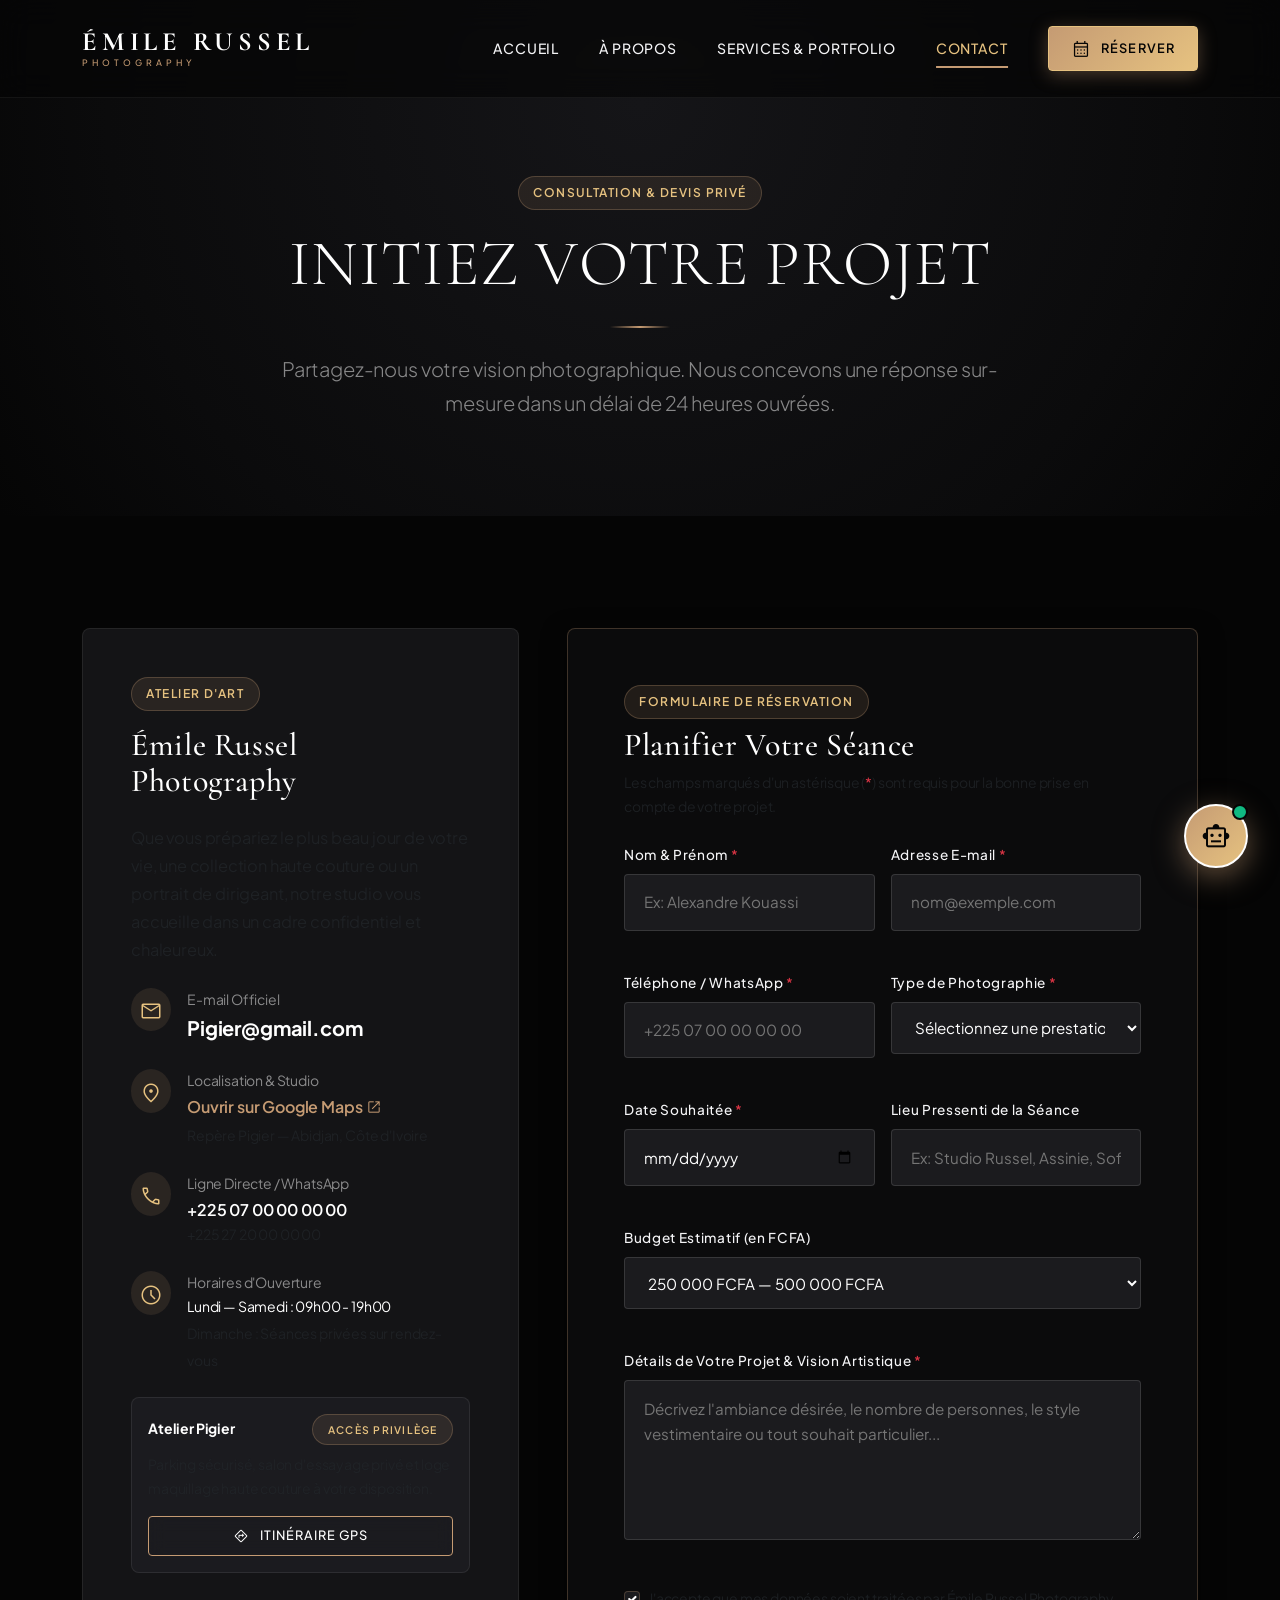
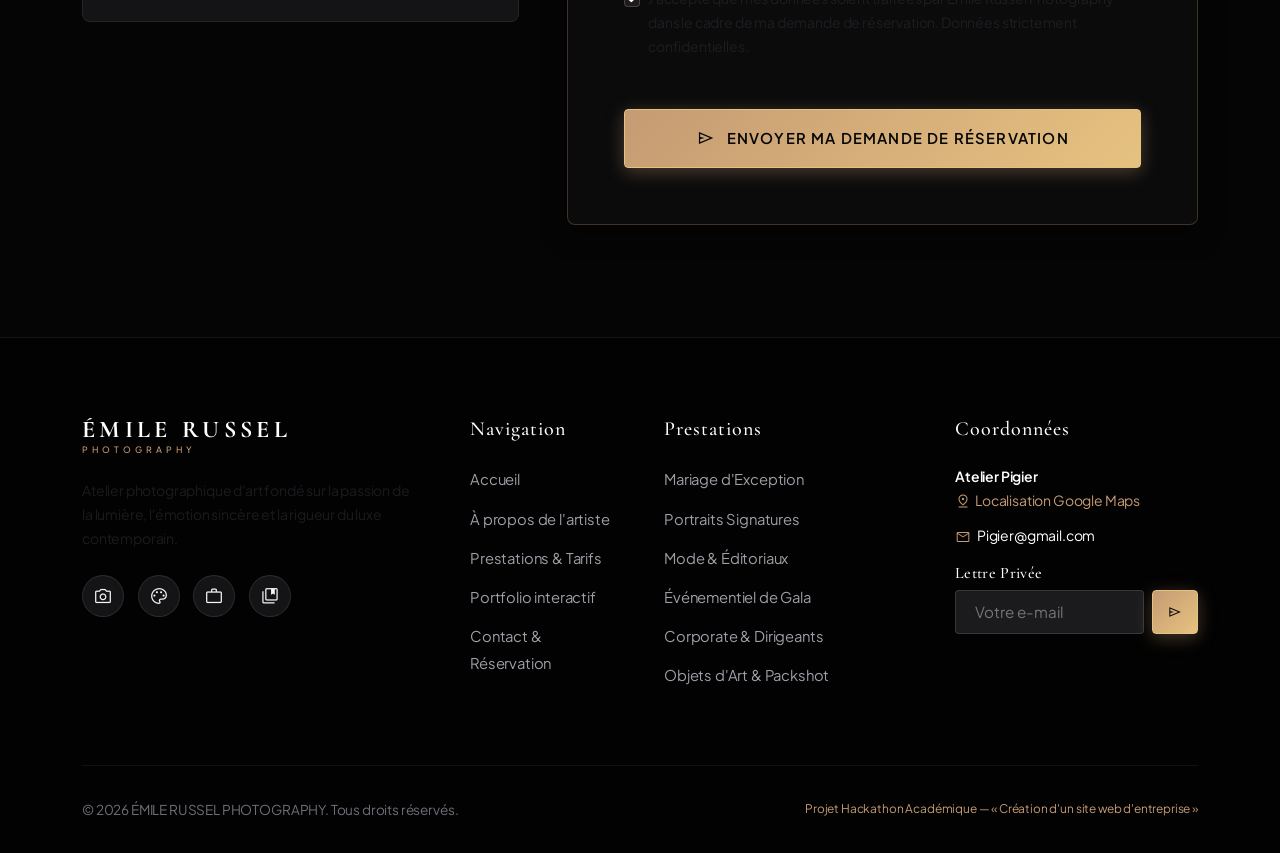
<file: contact.html>
<!DOCTYPE html>
<html lang="fr">
<head>
  <meta charset="UTF-8">
  <meta name="viewport" content="width=device-width, initial-scale=1.0">
  <meta name="description" content="Contactez Émile Russel Photography pour réserver votre séance de mariage, portrait, mode ou corporate à Abidjan. Formulaire sur-mesure et coordonnées officielles.">
  <meta name="keywords" content="réservation photographe Abidjan, contact Émile Russel, Pigier photo, séance photo luxe, devis photographie">
  <meta name="author" content="Émile Russel Photography">
  <title>Contact &amp; Réservation — ÉMILE RUSSEL PHOTOGRAPHY</title>
  <link rel="icon" type="image/svg+xml" href="assets/icons/logo.svg">

  <!-- Google Fonts: Cormorant Garamond & Plus Jakarta Sans -->
  <link rel="preconnect" href="https://fonts.googleapis.com">
  <link rel="preconnect" href="https://fonts.gstatic.com" crossorigin>
  <link href="https://fonts.googleapis.com/css2?family=Cormorant+Garamond:ital,wght@0,400;0,600;0,700;1,400;1,600&family=Plus+Jakarta+Sans:wght@300;400;500;600;700&display=swap" rel="stylesheet">

  <!-- Google Material Symbols Outlined -->
  <link rel="stylesheet" href="https://fonts.googleapis.com/css2?family=Material+Symbols+Outlined:opsz,wght,FILL,GRAD@20..48,100..700,0..1,-50..200">

  <!-- Bootstrap 5.3 CSS -->
  <link href="https://cdn.jsdelivr.net/npm/bootstrap@5.3.3/dist/css/bootstrap.min.css" rel="stylesheet" integrity="sha384-QWTKZyjpPEjISv5WaRU9OFeRpok6YctnYmDr5pNlyT2bRjXh0JMhjY6hW+ALEwIH" crossorigin="anonymous">

  <!-- Stylesheet Personnalisée de Direction Artistique Luxe -->
  <link rel="stylesheet" href="css/style.css">
</head>
<body class="bg-dark-deep">

  <!-- =========================================================================
       BARRE DE NAVIGATION HAUT DE GAMME
       ========================================================================= -->
  <header>
    <nav class="navbar navbar-expand-lg luxury-navbar" aria-label="Navigation principale">
      <div class="container">
        <!-- Logo de Marque -->
        <a class="navbar-brand brand-logo" href="index.html">
          <span class="logo-main">ÉMILE RUSSEL</span>
          <span class="logo-sub">PHOTOGRAPHY</span>
        </a>

        <!-- Bouton Hamburger Mobile -->
        <button class="navbar-toggler-custom d-lg-none" type="button" data-bs-toggle="collapse" data-bs-target="#navbarLuxuryContent" aria-controls="navbarLuxuryContent" aria-expanded="false" aria-label="Basculer le menu de navigation">
          <span class="material-symbols-outlined fs-2">menu</span>
        </button>

        <!-- Liens de Navigation -->
        <div class="collapse navbar-collapse justify-content-end" id="navbarLuxuryContent">
          <ul class="navbar-nav align-items-lg-center gap-lg-2 my-3 my-lg-0">
            <li class="nav-item">
              <a class="nav-link nav-link-custom" href="index.html">Accueil</a>
            </li>
            <li class="nav-item">
              <a class="nav-link nav-link-custom" href="apropos.html">À propos</a>
            </li>
            <li class="nav-item">
              <a class="nav-link nav-link-custom" href="services.html">Services &amp; Portfolio</a>
            </li>
            <li class="nav-item">
              <a class="nav-link nav-link-custom active" href="contact.html">Contact</a>
            </li>
            <li class="nav-item ms-lg-3 mt-3 mt-lg-0">
              <a href="contact.html" class="btn-bronze" style="padding: 0.65rem 1.4rem; font-size: 0.8rem;">
                <span class="material-symbols-outlined fs-5">calendar_month</span>
                <span>Réserver</span>
              </a>
            </li>
          </ul>
        </div>
      </div>
    </nav>
  </header>

  <main>
    <!-- =========================================================================
         EN-TÊTE DE PAGE : CONTACT & RÉSERVATION
         ========================================================================= -->
    <section class="section-padding bg-dark-gradient position-relative" style="padding-top: 11rem; padding-bottom: 5rem;" aria-label="En-tête Contact">
      <div class="container text-center">
        <span class="badge-luxury mb-3">Consultation &amp; Devis Privé</span>
        <h1 class="display-3 text-white text-uppercase mb-3">Initiez Votre Projet</h1>
        <div class="luxury-divider"></div>
        <p class="lead text-white-50 mx-auto" style="max-width: 720px;">
          Partagez-nous votre vision photographique. Nous concevons une réponse sur-mesure 
          dans un délai de 24 heures ouvrées.
        </p>
      </div>
    </section>

    <!-- =========================================================================
         SECTION PRINCIPALE : COORDONNÉES OFFICIELLES & FORMULAIRE
         ========================================================================= -->
    <section class="section-padding bg-dark-deep" aria-labelledby="booking-heading">
      <div class="container">
        <div class="row g-5 align-items-start">
          
          <!-- Colonne Gauche : Coordonnées Officielles & Carte -->
          <div class="col-lg-5 reveal-on-scroll">
            <div class="contact-card-info">
              <span class="badge-luxury mb-3">Atelier d'Art</span>
              <h2 id="booking-heading" class="fs-2 text-white mb-4">Émile Russel Photography</h2>

              <p class="text-muted mb-4">
                Que vous prépariez le plus beau jour de votre vie, une collection haute couture ou un portrait de dirigeant, 
                notre studio vous accueille dans un cadre confidentiel et chaleureux.
              </p>

              <!-- Coordonnées Officielles Exigées -->
              <div class="d-flex flex-column gap-4 mb-4">
                <!-- E-mail Officiel -->
                <div class="d-flex align-items-start gap-3">
                  <div class="p-2 rounded-circle" style="background: var(--color-bronze-subtle); color: var(--color-bronze-light);">
                    <span class="material-symbols-outlined fs-4">mail</span>
                  </div>
                  <div>
                    <span class="text-white-50 small d-block">E-mail Officiel</span>
                    <a href="mailto:Pigier@gmail.com" class="text-white fw-bold fs-5 text-decoration-none">
                      Pigier@gmail.com
                    </a>
                  </div>
                </div>

                <!-- Localisation Officielle (Lien Google Maps Exigé) -->
                <div class="d-flex align-items-start gap-3">
                  <div class="p-2 rounded-circle" style="background: var(--color-bronze-subtle); color: var(--color-bronze-light);">
                    <span class="material-symbols-outlined fs-4">location_on</span>
                  </div>
                  <div>
                    <span class="text-white-50 small d-block">Localisation &amp; Studio</span>
                    <a href="https://maps.app.goo.gl/45yUcWM2oigWwn1c7" target="_blank" rel="noopener noreferrer" class="text-bronze fw-semibold d-inline-flex align-items-center gap-1">
                      <span>Ouvrir sur Google Maps</span>
                      <span class="material-symbols-outlined fs-6">open_in_new</span>
                    </a>
                    <span class="text-muted small d-block mt-1">Repère Pigier — Abidjan, Côte d'Ivoire</span>
                  </div>
                </div>

                <!-- Téléphone Studio -->
                <div class="d-flex align-items-start gap-3">
                  <div class="p-2 rounded-circle" style="background: var(--color-bronze-subtle); color: var(--color-bronze-light);">
                    <span class="material-symbols-outlined fs-4">call</span>
                  </div>
                  <div>
                    <span class="text-white-50 small d-block">Ligne Directe / WhatsApp</span>
                    <a href="tel:+2250700000000" class="text-white fw-semibold">
                      +225 07 00 00 00 00
                    </a>
                    <span class="text-muted small d-block">+225 27 20 00 00 00</span>
                  </div>
                </div>

                <!-- Horaires -->
                <div class="d-flex align-items-start gap-3">
                  <div class="p-2 rounded-circle" style="background: var(--color-bronze-subtle); color: var(--color-bronze-light);">
                    <span class="material-symbols-outlined fs-4">schedule</span>
                  </div>
                  <div>
                    <span class="text-white-50 small d-block">Horaires d'Ouverture</span>
                    <span class="text-white small d-block">Lundi — Samedi : 09h00 - 19h00</span>
                    <span class="text-muted small">Dimanche : Séances privées sur rendez-vous</span>
                  </div>
                </div>
              </div>

              <!-- Carte Illustrée Prestige -->
              <div class="p-3 rounded-3" style="background: #1B1B1F; border: 1px solid rgba(255, 255, 255, 0.08);">
                <div class="d-flex align-items-center justify-content-between mb-2">
                  <span class="text-white small fw-bold">Atelier Pigier</span>
                  <span class="badge-luxury" style="font-size: 0.65rem;">Accès Privilège</span>
                </div>
                <p class="small text-muted mb-3">
                  Parking sécurisé, salon d'essayage privé et loge maquillage haute couture à votre disposition.
                </p>
                <a href="https://maps.app.goo.gl/45yUcWM2oigWwn1c7" target="_blank" rel="noopener noreferrer" class="btn-bronze-outline w-100 text-center py-2" style="font-size: 0.8rem;">
                  <span class="material-symbols-outlined fs-6">directions</span>
                  Itinéraire GPS
                </a>
              </div>

            </div>
          </div>

          <!-- Colonne Droite : Formulaire Complet & Dynamique -->
          <div class="col-lg-7 reveal-on-scroll delay-1">
            <div class="contact-card-form">
              <span class="badge-luxury mb-2">Formulaire de Réservation</span>
              <h3 class="fs-2 text-white mb-2">Planifier Votre Séance</h3>
              <p class="text-muted mb-4 small">
                Les champs marqués d'un astérisque (<span class="text-danger">*</span>) sont requis pour la bonne prise en compte de votre projet.
              </p>

              <form id="bookingForm" novalidate>
                <div class="row g-3">
                  <!-- Nom & Prénom -->
                  <div class="col-md-6 form-group-custom">
                    <label for="clientName" class="form-label-custom">Nom &amp; Prénom <span class="text-danger">*</span></label>
                    <input type="text" class="form-control-custom" id="clientName" placeholder="Ex: Alexandre Kouassi" required>
                    <div class="invalid-feedback-custom">Veuillez renseigner votre nom et prénom (3 caractères minimum).</div>
                  </div>

                  <!-- E-mail -->
                  <div class="col-md-6 form-group-custom">
                    <label for="clientEmail" class="form-label-custom">Adresse E-mail <span class="text-danger">*</span></label>
                    <input type="email" class="form-control-custom" id="clientEmail" placeholder="nom@exemple.com" required>
                    <div class="invalid-feedback-custom">Veuillez renseigner une adresse e-mail valide.</div>
                  </div>

                  <!-- Téléphone -->
                  <div class="col-md-6 form-group-custom">
                    <label for="clientPhone" class="form-label-custom">Téléphone / WhatsApp <span class="text-danger">*</span></label>
                    <input type="tel" class="form-control-custom" id="clientPhone" placeholder="+225 07 00 00 00 00" required>
                    <div class="invalid-feedback-custom">Veuillez renseigner un numéro de téléphone valide.</div>
                  </div>

                  <!-- Type de Photographie -->
                  <div class="col-md-6 form-group-custom">
                    <label for="serviceSelect" class="form-label-custom">Type de Photographie <span class="text-danger">*</span></label>
                    <select class="form-control-custom" id="serviceSelect" required>
                      <option value="" disabled selected>Sélectionnez une prestation...</option>
                      <option value="mariage">Photographie de Mariage d'Exception (dès 650 000 FCFA)</option>
                      <option value="portrait">Photographie de Portrait Signature (dès 180 000 FCFA)</option>
                      <option value="evenement">Photographie Événementielle (dès 350 000 FCFA)</option>
                      <option value="mode">Photographie de Mode &amp; Haute Couture (dès 450 000 FCFA)</option>
                      <option value="corporate">Photographie Corporate &amp; Dirigeants (dès 250 000 FCFA)</option>
                      <option value="produit">Photographie de Produits &amp; Joaillerie (dès 200 000 FCFA)</option>
                    </select>
                    <div class="invalid-feedback-custom">Veuillez sélectionner un type de prestation.</div>
                  </div>

                  <!-- Date Souhaitée -->
                  <div class="col-md-6 form-group-custom">
                    <label for="clientDate" class="form-label-custom">Date Souhaitée <span class="text-danger">*</span></label>
                    <input type="date" class="form-control-custom" id="clientDate" required>
                    <div class="invalid-feedback-custom">Veuillez indiquer la date estimée de votre séance.</div>
                  </div>

                  <!-- Lieu de la Séance -->
                  <div class="col-md-6 form-group-custom">
                    <label for="clientLocation" class="form-label-custom">Lieu Pressenti de la Séance</label>
                    <input type="text" class="form-control-custom" id="clientLocation" placeholder="Ex: Studio Russel, Assinie, Sofitel Ivoire...">
                  </div>

                  <!-- Budget Estimatif (FCFA) -->
                  <div class="col-12 form-group-custom">
                    <label for="clientBudget" class="form-label-custom">Budget Estimatif (en FCFA)</label>
                    <select class="form-control-custom" id="clientBudget">
                      <option value="standard">Moins de 250 000 FCFA</option>
                      <option value="medium" selected>250 000 FCFA — 500 000 FCFA</option>
                      <option value="premium">500 000 FCFA — 1 000 000 FCFA</option>
                      <option value="haute-couture">Plus de 1 000 000 FCFA (Formule Haute Couture / Mariage)</option>
                    </select>
                  </div>

                  <!-- Message & Vision Artistique -->
                  <div class="col-12 form-group-custom">
                    <label for="clientMessage" class="form-label-custom">Détails de Votre Projet &amp; Vision Artistique <span class="text-danger">*</span></label>
                    <textarea class="form-control-custom" id="clientMessage" rows="5" placeholder="Décrivez l'ambiance désirée, le nombre de personnes, le style vestimentaire ou tout souhait particulier..." required></textarea>
                    <div class="invalid-feedback-custom">Veuillez détailler votre vision artistique (10 caractères minimum).</div>
                  </div>

                  <!-- Consentement RGPD / Confidentialité -->
                  <div class="col-12 form-group-custom">
                    <div class="form-check">
                      <input class="form-check-input" type="checkbox" id="clientConsent" checked required style="background-color: var(--color-bg-elevated); border-color: var(--color-bronze-border);">
                      <label class="form-check-label small text-muted" for="clientConsent">
                        J'accepte que mes données soient traitées par Émile Russel Photography dans le cadre de ma demande de réservation. Données strictement confidentielles.
                      </label>
                    </div>
                  </div>

                  <!-- Bouton Champagne Cuivré Exigé -->
                  <div class="col-12 mt-4">
                    <button type="submit" class="btn-bronze w-100 py-3">
                      <span class="material-symbols-outlined fs-5">send</span>
                      Envoyer ma demande de réservation
                    </button>
                  </div>
                </div>
              </form>
            </div>
          </div>

        </div>
      </div>
    </section>
  </main>

  <!-- =========================================================================
       MODAL DE CONFIRMATION DE RÉSERVATION (SUCCÈS LUXE)
       ========================================================================= -->
  <div id="successModal" class="luxury-modal" role="dialog" aria-modal="true" aria-labelledby="modalSuccessTitle">
    <div class="luxury-modal-card">
      <div class="modal-icon-wrapper">
        <span class="material-symbols-outlined fs-1">verified</span>
      </div>
      <h3 id="modalSuccessTitle" class="fs-3 text-white mb-2">Demande Transmise avec Succès</h3>
      <p class="text-bronze fw-semibold mb-3">Merci, <span id="modalClientName">Cher(e) Client(e)</span>.</p>
      <p class="small text-muted mb-4">
        Votre demande de réservation a été envoyée avec le plus grand soin à l'atelier d'Émile Russel. 
        Notre équipe vous contactera personnellement sous 24h ouvrées pour affiner votre moodboard et confirmer votre date.
      </p>
      <button type="button" class="btn-bronze w-100 close-modal-trigger">
        <span class="material-symbols-outlined fs-5">done</span>
        Parfait, fermer
      </button>
    </div>
  </div>

  <!-- =========================================================================
       PIED DE PAGE PROFESSIONNEL (FOOTER)
       ========================================================================= -->
  <footer class="luxury-footer" aria-label="Pied de page">
    <div class="container">
      <div class="row g-5">
        <!-- Colonne 1 : Marque & Présentation -->
        <div class="col-lg-4 col-md-6">
          <div class="footer-brand">
            <a class="brand-logo" href="index.html">
              <span class="logo-main fs-4">ÉMILE RUSSEL</span>
              <span class="logo-sub">PHOTOGRAPHY</span>
            </a>
          </div>
          <p class="small text-muted mb-4">
            Atelier photographique d'art fondé sur la passion de la lumière, l'émotion sincère et la rigueur du luxe contemporain.
          </p>
          <div class="social-links">
            <a href="https://instagram.com" target="_blank" rel="noopener noreferrer" class="social-btn" aria-label="Suivre Émile Russel sur Instagram">
              <span class="material-symbols-outlined fs-5">photo_camera</span>
            </a>
            <a href="https://behance.net" target="_blank" rel="noopener noreferrer" class="social-btn" aria-label="Découvrir le portfolio Behance">
              <span class="material-symbols-outlined fs-5">palette</span>
            </a>
            <a href="https://linkedin.com" target="_blank" rel="noopener noreferrer" class="social-btn" aria-label="Profil professionnel LinkedIn">
              <span class="material-symbols-outlined fs-5">work</span>
            </a>
            <a href="https://pinterest.com" target="_blank" rel="noopener noreferrer" class="social-btn" aria-label="Moodboards Pinterest">
              <span class="material-symbols-outlined fs-5">collections_bookmark</span>
            </a>
          </div>
        </div>

        <!-- Colonne 2 : Liens Rapides -->
        <div class="col-lg-2 col-md-6 col-6">
          <h4 class="footer-heading">Navigation</h4>
          <ul class="footer-links">
            <li><a href="index.html">Accueil</a></li>
            <li><a href="apropos.html">À propos de l'artiste</a></li>
            <li><a href="services.html">Prestations &amp; Tarifs</a></li>
            <li><a href="services.html#galerie">Portfolio interactif</a></li>
            <li><a href="contact.html">Contact &amp; Réservation</a></li>
          </ul>
        </div>

        <!-- Colonne 3 : Services & Domaines -->
        <div class="col-lg-3 col-md-6 col-6">
          <h4 class="footer-heading">Prestations</h4>
          <ul class="footer-links">
            <li><a href="services.html#mariage">Mariage d'Exception</a></li>
            <li><a href="services.html#portrait">Portraits Signatures</a></li>
            <li><a href="services.html#mode">Mode &amp; Éditoriaux</a></li>
            <li><a href="services.html#evenement">Événementiel de Gala</a></li>
            <li><a href="services.html#corporate">Corporate &amp; Dirigeants</a></li>
            <li><a href="services.html#produit">Objets d'Art &amp; Packshot</a></li>
          </ul>
        </div>

        <!-- Colonne 4 : Coordonnées Officielles & Newsletter -->
        <div class="col-lg-3 col-md-6">
          <h4 class="footer-heading">Coordonnées</h4>
          <p class="small text-muted mb-2">
            <span class="text-white d-block fw-semibold">Atelier Pigier</span>
            <a href="https://maps.app.goo.gl/45yUcWM2oigWwn1c7" target="_blank" rel="noopener noreferrer" class="text-bronze d-inline-flex align-items-center gap-1">
              <span class="material-symbols-outlined fs-6">pin_drop</span>
              Localisation Google Maps
            </a>
          </p>
          <p class="small text-muted mb-3">
            <span class="material-symbols-outlined fs-6 text-bronze align-middle me-1">mail</span>
            <a href="mailto:Pigier@gmail.com" class="text-white">Pigier@gmail.com</a>
          </p>

          <h5 class="fs-6 text-white mb-2">Lettre Privée</h5>
          <form id="newsletterForm" class="d-flex gap-2">
            <input type="email" class="form-control-custom py-2" placeholder="Votre e-mail" required aria-label="Votre adresse e-mail pour la lettre privée">
            <button type="submit" class="btn-bronze px-3 py-2" aria-label="S'inscrire à la lettre privée">
              <span class="material-symbols-outlined fs-6">send</span>
            </button>
          </form>
        </div>
      </div>

      <!-- Mention Hackathon & Droits -->
      <div class="footer-bottom d-flex flex-column flex-md-row justify-content-between align-items-center gap-3">
        <div>
          &copy; 2026 ÉMILE RUSSEL PHOTOGRAPHY. Tous droits réservés.
        </div>
        <div class="text-bronze small">
          Projet Hackathon Académique — « Création d'un site web d'entreprise »
        </div>
      </div>
    </div>
  </footer>

  <!-- =========================================================================
       BONUS 2 : CHATBOT IA GEMINI (RUSSEL ASSISTANT)
       ========================================================================= -->
  <button id="chatbotTrigger" class="chatbot-trigger-btn" aria-label="Ouvrir le concierge virtuel Russel Assistant">
    <span class="material-symbols-outlined fs-2">smart_toy</span>
    <span class="chatbot-trigger-badge" title="En ligne"></span>
  </button>

  <div id="chatbotContainer" class="chatbot-container" role="dialog" aria-modal="true" aria-labelledby="chatbotName">
    <div class="chatbot-header">
      <div class="chatbot-profile">
        <div class="chatbot-avatar">
          <span class="material-symbols-outlined fs-5">photo_camera</span>
        </div>
        <div class="chatbot-info">
          <h4 id="chatbotName">Russel Assistant</h4>
          <span class="chatbot-status">Concierge Virtuel IA</span>
        </div>
      </div>
      <button id="chatbotClose" class="chatbot-close-btn" aria-label="Fermer la discussion">
        <span class="material-symbols-outlined">close</span>
      </button>
    </div>

    <div id="chatMessages" class="chatbot-messages">
      <div class="chat-bubble bot">
        Bonjour et bienvenue chez Émile Russel Photography ! Je suis votre assistant virtuel. Comment puis-je vous aider à immortaliser vos plus beaux moments ?
      </div>

      <div class="chatbot-suggestions">
        <button type="button" class="suggestion-chip" data-prompt="Quelles sont les informations nécessaires pour réserver ?">Conseils réservation</button>
        <button type="button" class="suggestion-chip" data-prompt="Quel est le délai de réponse pour un devis ?">Délai de réponse</button>
        <button type="button" class="suggestion-chip" data-prompt="Comment venir au studio Pigier ?">Itinéraire studio</button>
        <button type="button" class="suggestion-chip" data-prompt="Puis-je réserver pour un mariage hors d'Abidjan ?">Mariages hors Abidjan</button>
      </div>
    </div>

    <form id="chatForm" class="chatbot-input-area">
      <input type="text" id="chatInput" class="chatbot-input" placeholder="Posez votre question à Russel..." autocomplete="off" required aria-label="Message pour l'assistant">
      <button type="submit" class="chatbot-send-btn" aria-label="Envoyer le message">
        <span class="material-symbols-outlined fs-5">send</span>
      </button>
    </form>
  </div>

  <!-- Scripts Bootstrap 5.3 & Script Principal Exclusif -->
  <script src="https://cdn.jsdelivr.net/npm/bootstrap@5.3.3/dist/js/bootstrap.bundle.min.js" integrity="sha384-YvpcrYf0tY3lHB60NNkmXc5s9fDVZLESaAA55NDzOxhy9GkcIdslK1eN7N6jIeHz" crossorigin="anonymous"></script>
  <script src="js/script.js"></script>
</body>
</html>
</file>
<file: css/style.css>
/* ==========================================================================
   ÉMILE RUSSEL PHOTOGRAPHY — LUXURY ARTISTIC DIRECTION STYLESHEET
   Hackathon Académique : Création d'un site web d'entreprise d'exception
   ========================================================================== */

/* --------------------------------------------------------------------------
   1. VARIABLES CSS & PALETTE SUR-MESURE LUXE
   -------------------------------------------------------------------------- */
:root {
  /* Palette de Couleurs Exclusive (Sans or générique) */
  --color-black-deep: #050505;       /* Noir Profond Absolu */
  --color-bg-dark: #0B0B0C;          /* Fond Sombre Rétro-éclairé */
  --color-bg-card: #141416;          /* Carte et Surface Sombre */
  --color-bg-elevated: #1B1B1E;      /* Surface Surélevée */
  --color-bg-surface: #222226;       /* Surface Secondaire */
  
  --color-white-pure: #FFFFFF;       /* Blanc Pur */
  --color-white-off: #F4F4F6;        /* Blanc Cassé */
  --color-text-muted: #9E9EA7;       /* Texte Atténué */
  --color-text-subtle: #6E6E78;      /* Texte Discret */
  
  /* Accents Champagne Cuivré / Warm Bronze */
  --color-bronze: #C59B73;           /* Champagne Cuivré Principal */
  --color-bronze-light: #E6C280;     /* Champagne Doré Chaud Secondaire */
  --color-bronze-dark: #8F6A45;      /* Cuivré Foncé */
  --color-bronze-subtle: rgba(197, 155, 115, 0.12); /* Fond Teinté Cuivré */
  --color-bronze-border: rgba(197, 155, 115, 0.28); /* Bordure Fine Cuivrée */
  --color-bronze-glow: rgba(197, 155, 115, 0.45);   /* Lueur Cuivrée */

  /* Typographies de Haute Couture */
  --font-display: 'Cormorant Garamond', Georgia, 'Times New Roman', serif;
  --font-body: 'Plus Jakarta Sans', -apple-system, BlinkMacSystemFont, 'Segoe UI', Roboto, sans-serif;

  /* Espacements & Rayons */
  --radius-sm: 4px;
  --radius-md: 8px;
  --radius-lg: 16px;
  --radius-full: 9999px;

  /* Ombres & Lueurs */
  --shadow-sm: 0 4px 12px rgba(0, 0, 0, 0.35);
  --shadow-md: 0 8px 24px rgba(0, 0, 0, 0.5);
  --shadow-lg: 0 16px 48px rgba(0, 0, 0, 0.7);
  --shadow-glow: 0 0 25px rgba(197, 155, 115, 0.25);
  --shadow-glow-strong: 0 0 35px rgba(197, 155, 115, 0.4);

  /* Transitions */
  --transition-fast: 0.2s cubic-bezier(0.16, 1, 0.3, 1);
  --transition-normal: 0.35s cubic-bezier(0.16, 1, 0.3, 1);
  --transition-slow: 0.6s cubic-bezier(0.16, 1, 0.3, 1);
}

/* --------------------------------------------------------------------------
   2. RESET & BASE
   -------------------------------------------------------------------------- */
*, *::before, *::after {
  box-sizing: border-box;
  margin: 0;
  padding: 0;
}

html {
  scroll-behavior: smooth;
  font-size: 16px;
  background-color: var(--color-black-deep);
  color: var(--color-white-off);
}

body {
  font-family: var(--font-body);
  background-color: var(--color-black-deep);
  color: var(--color-white-off);
  line-height: 1.7;
  letter-spacing: -0.01em;
  overflow-x: hidden;
  -webkit-font-smoothing: antialiased;
  -moz-osx-font-smoothing: grayscale;
}

/* Sélection de texte */
::selection {
  background-color: var(--color-bronze);
  color: var(--color-black-deep);
}

/* Barre de défilement stylisée */
::-webkit-scrollbar {
  width: 8px;
}
::-webkit-scrollbar-track {
  background: var(--color-black-deep);
}
::-webkit-scrollbar-thumb {
  background: #252528;
  border-radius: var(--radius-full);
  border: 2px solid var(--color-black-deep);
}
::-webkit-scrollbar-thumb:hover {
  background: var(--color-bronze);
}

/* Liens */
a {
  color: inherit;
  text-decoration: none;
  transition: color var(--transition-fast);
}

/* Typographie globale */
h1, h2, h3, h4, h5, h6,
.font-display {
  font-family: var(--font-display);
  font-weight: 500;
  letter-spacing: 0.02em;
  color: var(--color-white-pure);
  line-height: 1.15;
}

h1 {
  font-size: clamp(2.5rem, 5.5vw, 4.5rem);
}

h2 {
  font-size: clamp(2rem, 4vw, 3.25rem);
}

h3 {
  font-size: clamp(1.4rem, 2.5vw, 2rem);
}

p {
  color: var(--color-text-muted);
  font-size: 1.025rem;
}

.text-bronze {
  color: var(--color-bronze) !important;
}

.text-bronze-light {
  color: var(--color-bronze-light) !important;
}

/* Google Material Icons Outlined */
.material-symbols-outlined {
  font-variation-settings: 'FILL' 0, 'wght' 300, 'GRAD' 0, 'opsz' 24;
  vertical-align: middle;
  line-height: 1;
}

/* --------------------------------------------------------------------------
   3. COMPOSANTS DE LUXE : BOUTONS & BADGES
   -------------------------------------------------------------------------- */
/* Bouton Champagne Cuivré Primaire */
.btn-bronze {
  display: inline-flex;
  align-items: center;
  justify-content: center;
  gap: 0.65rem;
  background: linear-gradient(135deg, var(--color-bronze) 0%, var(--color-bronze-light) 100%);
  color: var(--color-black-deep);
  font-family: var(--font-body);
  font-weight: 600;
  font-size: 0.925rem;
  letter-spacing: 0.08em;
  text-transform: uppercase;
  padding: 0.95rem 2rem;
  border-radius: var(--radius-sm);
  border: 1px solid var(--color-bronze-light);
  box-shadow: 0 4px 18px rgba(197, 155, 115, 0.35);
  transition: all var(--transition-normal);
  cursor: pointer;
  position: relative;
  overflow: hidden;
  z-index: 1;
}

.btn-bronze::before {
  content: '';
  position: absolute;
  top: 0;
  left: -100%;
  width: 100%;
  height: 100%;
  background: linear-gradient(90deg, transparent, rgba(255, 255, 255, 0.4), transparent);
  transition: left 0.75s ease;
  z-index: -1;
}

.btn-bronze:hover {
  color: var(--color-black-deep);
  transform: translateY(-2px);
  box-shadow: 0 8px 25px rgba(197, 155, 115, 0.55);
}

.btn-bronze:hover::before {
  left: 100%;
}

/* Bouton Outline Luxe */
.btn-bronze-outline {
  display: inline-flex;
  align-items: center;
  justify-content: center;
  gap: 0.65rem;
  background: transparent;
  color: var(--color-white-pure);
  font-family: var(--font-body);
  font-weight: 500;
  font-size: 0.925rem;
  letter-spacing: 0.08em;
  text-transform: uppercase;
  padding: 0.95rem 2rem;
  border-radius: var(--radius-sm);
  border: 1px solid var(--color-bronze);
  transition: all var(--transition-normal);
  cursor: pointer;
  position: relative;
  backdrop-filter: blur(8px);
}

.btn-bronze-outline:hover {
  background: rgba(197, 155, 115, 0.15);
  color: var(--color-bronze-light);
  border-color: var(--color-bronze-light);
  transform: translateY(-2px);
  box-shadow: 0 6px 20px rgba(197, 155, 115, 0.2);
}

/* Bouton Blanc Minimaliste */
.btn-white {
  display: inline-flex;
  align-items: center;
  justify-content: center;
  gap: 0.65rem;
  background: var(--color-white-pure);
  color: var(--color-black-deep);
  font-family: var(--font-body);
  font-weight: 600;
  font-size: 0.925rem;
  letter-spacing: 0.06em;
  text-transform: uppercase;
  padding: 0.95rem 2rem;
  border-radius: var(--radius-sm);
  border: 1px solid var(--color-white-pure);
  transition: all var(--transition-normal);
}

.btn-white:hover {
  background: transparent;
  color: var(--color-white-pure);
  border-color: var(--color-white-pure);
  transform: translateY(-2px);
}

/* Badges de prestige */
.badge-luxury {
  display: inline-flex;
  align-items: center;
  gap: 0.4rem;
  padding: 0.35rem 0.9rem;
  background: var(--color-bronze-subtle);
  color: var(--color-bronze-light);
  border: 1px solid var(--color-bronze-border);
  border-radius: var(--radius-full);
  font-size: 0.75rem;
  font-weight: 600;
  letter-spacing: 0.12em;
  text-transform: uppercase;
}

/* --------------------------------------------------------------------------
   4. NAVIGATION (HEADER)
   -------------------------------------------------------------------------- */
.luxury-navbar {
  position: fixed;
  top: 0;
  left: 0;
  right: 0;
  z-index: 1000;
  padding: 1.5rem 0;
  background: rgba(5, 5, 5, 0.65);
  backdrop-filter: blur(16px);
  -webkit-backdrop-filter: blur(16px);
  border-bottom: 1px solid rgba(255, 255, 255, 0.06);
  transition: all var(--transition-normal);
}

.luxury-navbar.scrolled {
  padding: 0.9rem 0;
  background: rgba(11, 11, 12, 0.94);
  border-bottom: 1px solid var(--color-bronze-border);
  box-shadow: 0 10px 30px rgba(0, 0, 0, 0.6);
}

.brand-logo {
  display: flex;
  flex-direction: column;
  line-height: 1;
}

.brand-logo .logo-main {
  font-family: var(--font-display);
  font-size: 1.65rem;
  font-weight: 700;
  letter-spacing: 0.18em;
  color: var(--color-white-pure);
  text-transform: uppercase;
}

.brand-logo .logo-sub {
  font-family: var(--font-body);
  font-size: 0.55rem;
  font-weight: 500;
  letter-spacing: 0.45em;
  color: var(--color-bronze);
  text-transform: uppercase;
  margin-top: 4px;
}

.nav-link-custom {
  font-family: var(--font-body);
  font-size: 0.875rem;
  font-weight: 500;
  letter-spacing: 0.06em;
  color: var(--color-white-off);
  text-transform: uppercase;
  padding: 0.5rem 1rem !important;
  position: relative;
  transition: color var(--transition-fast);
}

.nav-link-custom::after {
  content: '';
  position: absolute;
  bottom: 0;
  left: 50%;
  width: 0;
  height: 2px;
  background: var(--color-bronze);
  transition: all var(--transition-normal);
  transform: translateX(-50%);
}

.nav-link-custom:hover,
.nav-link-custom.active {
  color: var(--color-bronze-light) !important;
}

.nav-link-custom:hover::after,
.nav-link-custom.active::after {
  width: calc(100% - 2rem);
}

/* Menu Hamburger Mobile */
.navbar-toggler-custom {
  background: transparent;
  border: 1px solid var(--color-bronze-border);
  border-radius: var(--radius-sm);
  padding: 0.5rem 0.75rem;
  color: var(--color-bronze);
  cursor: pointer;
  display: flex;
  align-items: center;
  justify-content: center;
  transition: all var(--transition-fast);
}

.navbar-toggler-custom:hover {
  background: var(--color-bronze-subtle);
  color: var(--color-bronze-light);
}

/* --------------------------------------------------------------------------
   5. SECTIONS GLOBALES & CONTRASTES NOIR / BLANC
   -------------------------------------------------------------------------- */
section {
  position: relative;
  overflow: hidden;
}

.section-padding {
  padding: 7rem 0;
}

.section-padding-lg {
  padding: 9rem 0;
}

/* Section Noire Profonde */
.bg-dark-deep {
  background-color: var(--color-black-deep);
}

/* Section Sombre Rétro-éclairée */
.bg-dark-gradient {
  background: radial-gradient(circle at 50% 20%, #151518 0%, var(--color-bg-dark) 70%, var(--color-black-deep) 100%);
}

/* Section Blanche de Contraste Raffiné */
.bg-light-contrast {
  background-color: var(--color-white-pure);
  color: var(--color-black-deep);
}

.bg-light-contrast h1,
.bg-light-contrast h2,
.bg-light-contrast h3,
.bg-light-contrast h4 {
  color: var(--color-black-deep);
}

.bg-light-contrast p {
  color: #4A4A52;
}

.bg-light-contrast .badge-luxury {
  background: rgba(197, 155, 115, 0.15);
  color: var(--color-bronze-dark);
  border-color: rgba(197, 155, 115, 0.4);
}

/* En-têtes de sections */
.section-header {
  margin-bottom: 4rem;
}

.section-subtitle {
  font-family: var(--font-body);
  font-size: 0.8rem;
  font-weight: 600;
  letter-spacing: 0.25em;
  text-transform: uppercase;
  color: var(--color-bronze);
  margin-bottom: 0.75rem;
  display: block;
}

.section-title {
  margin-bottom: 1.25rem;
}

.section-desc {
  max-width: 650px;
  margin: 0 auto;
  font-size: 1.1rem;
}

/* Séparateur décoratif luxe */
.luxury-divider {
  width: 60px;
  height: 2px;
  background: linear-gradient(90deg, transparent, var(--color-bronze), transparent);
  margin: 1.5rem auto;
}

/* --------------------------------------------------------------------------
   6. HERO SECTION (ACCUEIL)
   -------------------------------------------------------------------------- */
.hero-section {
  position: relative;
  min-height: 100vh;
  display: flex;
  align-items: center;
  justify-content: center;
  padding: 8rem 0 5rem;
  background: var(--color-black-deep);
  overflow: hidden;
}

.hero-background-wrapper {
  position: absolute;
  top: 0;
  left: 0;
  width: 100%;
  height: 100%;
  z-index: 1;
}

.hero-background-img {
  width: 100%;
  height: 100%;
  object-fit: cover;
  object-position: center 30%;
  filter: brightness(0.42) contrast(1.1);
  transform: scale(1.05);
  animation: heroZoom 20s infinite alternate ease-in-out;
}

@keyframes heroZoom {
  0% { transform: scale(1.03); }
  100% { transform: scale(1.12); }
}

.hero-overlay {
  position: absolute;
  top: 0;
  left: 0;
  width: 100%;
  height: 100%;
  background: linear-gradient(180deg, 
    rgba(5, 5, 5, 0.75) 0%, 
    rgba(5, 5, 5, 0.45) 50%, 
    var(--color-black-deep) 100%);
  z-index: 2;
}

.hero-content {
  position: relative;
  z-index: 3;
}

.hero-title {
  font-size: clamp(2.5rem, 6.2vw, 4.8rem);
  font-weight: 500;
  line-height: 1.1;
  margin-bottom: 1.5rem;
  text-shadow: 0 4px 30px rgba(0, 0, 0, 0.8);
}

.hero-slogan {
  font-family: var(--font-display);
  font-size: clamp(1.25rem, 2.2vw, 1.85rem);
  font-style: italic;
  color: var(--color-bronze-light);
  margin-bottom: 1.25rem;
}

.hero-lead {
  max-width: 680px;
  margin: 0 auto 2.5rem;
  font-size: 1.15rem;
  color: #D1D1D8;
}

.hero-stats {
  margin-top: 4.5rem;
  padding-top: 2.5rem;
  border-top: 1px solid rgba(255, 255, 255, 0.1);
}

.stat-item {
  text-align: center;
}

.stat-number {
  font-family: var(--font-display);
  font-size: 2.5rem;
  font-weight: 700;
  color: var(--color-white-pure);
  line-height: 1;
  display: block;
  margin-bottom: 0.35rem;
}

.stat-label {
  font-size: 0.8rem;
  font-weight: 500;
  letter-spacing: 0.15em;
  text-transform: uppercase;
  color: var(--color-bronze);
}

/* --------------------------------------------------------------------------
   7. CARTES DE SPÉCIALITÉS & SERVICES
   -------------------------------------------------------------------------- */
.luxury-card {
  background: var(--color-bg-card);
  border: 1px solid rgba(255, 255, 255, 0.07);
  border-radius: var(--radius-md);
  overflow: hidden;
  transition: all var(--transition-normal);
  height: 100%;
  display: flex;
  flex-direction: column;
  position: relative;
}

.luxury-card:hover {
  transform: translateY(-8px);
  border-color: var(--color-bronze-border);
  box-shadow: 0 16px 36px rgba(0, 0, 0, 0.6), var(--shadow-glow);
}

.card-img-wrapper {
  position: relative;
  overflow: hidden;
  height: 280px;
}

.card-img-wrapper img {
  width: 100%;
  height: 100%;
  object-fit: cover;
  transition: transform var(--transition-slow);
}

.luxury-card:hover .card-img-wrapper img {
  transform: scale(1.08);
}

.card-img-badge {
  position: absolute;
  top: 1rem;
  right: 1rem;
  z-index: 2;
}

.card-body-luxury {
  padding: 2rem;
  display: flex;
  flex-direction: column;
  flex-grow: 1;
}

.card-price-tag {
  font-family: var(--font-display);
  font-size: 1.35rem;
  font-weight: 700;
  color: var(--color-bronze-light);
  margin-top: 1rem;
  margin-bottom: 1.5rem;
  display: block;
}

/* --------------------------------------------------------------------------
   8. CARROUSEL BOOTSTRAP STYLISÉ LUXE
   -------------------------------------------------------------------------- */
.carousel-luxury {
  border-radius: var(--radius-lg);
  overflow: hidden;
  box-shadow: var(--shadow-lg);
  border: 1px solid rgba(255, 255, 255, 0.08);
}

.carousel-luxury .carousel-item {
  height: 600px;
  background-color: var(--color-black-deep);
}

.carousel-luxury .carousel-item img {
  width: 100%;
  height: 100%;
  object-fit: cover;
  filter: brightness(0.65);
}

.carousel-luxury .carousel-caption {
  bottom: 4rem;
  left: 10%;
  right: 10%;
  text-align: left;
  background: rgba(11, 11, 12, 0.75);
  backdrop-filter: blur(12px);
  border-left: 3px solid var(--color-bronze);
  padding: 2rem 2.5rem;
  border-radius: 0 var(--radius-md) var(--radius-md) 0;
}

.carousel-control-prev,
.carousel-control-next {
  width: 5%;
  opacity: 0.8;
  transition: opacity var(--transition-fast);
}

.carousel-control-prev:hover,
.carousel-control-next:hover {
  opacity: 1;
}

.carousel-nav-btn {
  width: 50px;
  height: 50px;
  background: rgba(11, 11, 12, 0.8);
  border: 1px solid var(--color-bronze);
  border-radius: var(--radius-full);
  display: flex;
  align-items: center;
  justify-content: center;
  color: var(--color-bronze-light);
  transition: all var(--transition-normal);
}

.carousel-nav-btn:hover {
  background: var(--color-bronze);
  color: var(--color-black-deep);
  transform: scale(1.1);
}

.carousel-indicators [data-bs-target] {
  width: 35px;
  height: 3px;
  background-color: rgba(255, 255, 255, 0.35);
  border: none;
  transition: all var(--transition-fast);
}

.carousel-indicators .active {
  background-color: var(--color-bronze);
  width: 55px;
}

/* --------------------------------------------------------------------------
   9. GALERIE INTERACTIVE & FILTRES
   -------------------------------------------------------------------------- */
.gallery-filters {
  display: flex;
  flex-wrap: wrap;
  gap: 0.6rem;
  justify-content: center;
  margin-bottom: 3.5rem;
}

.filter-btn {
  background: var(--color-bg-card);
  color: var(--color-text-muted);
  border: 1px solid rgba(255, 255, 255, 0.08);
  padding: 0.65rem 1.4rem;
  border-radius: var(--radius-full);
  font-size: 0.85rem;
  font-weight: 500;
  letter-spacing: 0.05em;
  cursor: pointer;
  transition: all var(--transition-fast);
}

.filter-btn:hover,
.filter-btn.active {
  background: var(--color-bronze-subtle);
  color: var(--color-bronze-light);
  border-color: var(--color-bronze);
  box-shadow: 0 4px 15px rgba(197, 155, 115, 0.2);
}

.gallery-grid {
  display: grid;
  grid-template-columns: repeat(auto-fill, minmax(320px, 1fr));
  gap: 1.5rem;
}

.gallery-item {
  position: relative;
  border-radius: var(--radius-md);
  overflow: hidden;
  height: 380px;
  background-color: var(--color-bg-card);
  cursor: pointer;
  transition: transform var(--transition-normal), opacity var(--transition-normal);
}

.gallery-item.hidden {
  display: none !important;
}

.gallery-item img {
  width: 100%;
  height: 100%;
  object-fit: cover;
  transition: transform var(--transition-slow);
}

.gallery-overlay {
  position: absolute;
  top: 0;
  left: 0;
  right: 0;
  bottom: 0;
  background: linear-gradient(180deg, rgba(5, 5, 5, 0.2) 0%, rgba(5, 5, 5, 0.9) 90%);
  opacity: 0;
  display: flex;
  flex-direction: column;
  justify-content: flex-end;
  padding: 2rem;
  transition: opacity var(--transition-normal);
}

.gallery-item:hover img {
  transform: scale(1.07);
}

.gallery-item:hover .gallery-overlay {
  opacity: 1;
}

.gallery-view-icon {
  position: absolute;
  top: 50%;
  left: 50%;
  transform: translate(-50%, -50%) scale(0.7);
  width: 52px;
  height: 52px;
  border-radius: var(--radius-full);
  background: rgba(197, 155, 115, 0.85);
  color: var(--color-black-deep);
  display: flex;
  align-items: center;
  justify-content: center;
  opacity: 0;
  transition: all var(--transition-normal);
}

.gallery-item:hover .gallery-view-icon {
  opacity: 1;
  transform: translate(-50%, -50%) scale(1);
}

/* --------------------------------------------------------------------------
   10. LIGHTBOX PHOTO PLEIN ÉCRAN
   -------------------------------------------------------------------------- */
.lightbox-modal {
  position: fixed;
  top: 0;
  left: 0;
  width: 100vw;
  height: 100vh;
  background: rgba(5, 5, 5, 0.95);
  backdrop-filter: blur(20px);
  z-index: 2000;
  display: flex;
  align-items: center;
  justify-content: center;
  opacity: 0;
  visibility: hidden;
  transition: opacity var(--transition-normal), visibility var(--transition-normal);
}

.lightbox-modal.active {
  opacity: 1;
  visibility: visible;
}

.lightbox-content {
  position: relative;
  max-width: 90vw;
  max-height: 85vh;
  display: flex;
  flex-direction: column;
  align-items: center;
}

.lightbox-img {
  max-width: 100%;
  max-height: 75vh;
  object-fit: contain;
  border-radius: var(--radius-sm);
  box-shadow: 0 10px 50px rgba(0, 0, 0, 0.8);
  border: 1px solid rgba(255, 255, 255, 0.1);
}

.lightbox-caption {
  margin-top: 1rem;
  text-align: center;
}

.lightbox-title {
  font-family: var(--font-display);
  font-size: 1.4rem;
  color: var(--color-white-pure);
  margin-bottom: 0.25rem;
}

.lightbox-category {
  font-size: 0.8rem;
  letter-spacing: 0.12em;
  text-transform: uppercase;
  color: var(--color-bronze);
}

.lightbox-close,
.lightbox-prev,
.lightbox-next {
  position: absolute;
  background: rgba(20, 20, 22, 0.8);
  border: 1px solid var(--color-bronze-border);
  color: var(--color-white-pure);
  cursor: pointer;
  display: flex;
  align-items: center;
  justify-content: center;
  border-radius: var(--radius-full);
  transition: all var(--transition-fast);
  z-index: 2005;
}

.lightbox-close {
  top: 1.5rem;
  right: 1.5rem;
  width: 48px;
  height: 48px;
}

.lightbox-prev {
  left: 1.5rem;
  top: 50%;
  transform: translateY(-50%);
  width: 52px;
  height: 52px;
}

.lightbox-next {
  right: 1.5rem;
  top: 50%;
  transform: translateY(-50%);
  width: 52px;
  height: 52px;
}

.lightbox-close:hover,
.lightbox-prev:hover,
.lightbox-next:hover {
  background: var(--color-bronze);
  color: var(--color-black-deep);
  border-color: var(--color-bronze);
}

/* --------------------------------------------------------------------------
   11. FORMULAIRE DE CONTACT & RÉSERVATION
   -------------------------------------------------------------------------- */
.contact-card-info {
  background: var(--color-bg-card);
  border: 1px solid rgba(255, 255, 255, 0.07);
  border-radius: var(--radius-md);
  padding: 3rem;
  height: 100%;
}

.contact-card-form {
  background: var(--color-bg-dark);
  border: 1px solid var(--color-bronze-border);
  border-radius: var(--radius-md);
  padding: 3.5rem;
  box-shadow: var(--shadow-md);
}

.form-group-custom {
  margin-bottom: 1.5rem;
  position: relative;
}

.form-label-custom {
  display: block;
  font-size: 0.85rem;
  font-weight: 500;
  letter-spacing: 0.05em;
  color: var(--color-white-off);
  margin-bottom: 0.5rem;
}

.form-control-custom {
  width: 100%;
  background: var(--color-bg-elevated);
  border: 1px solid rgba(255, 255, 255, 0.12);
  border-radius: var(--radius-sm);
  color: var(--color-white-pure);
  padding: 0.9rem 1.2rem;
  font-family: var(--font-body);
  font-size: 0.95rem;
  transition: all var(--transition-fast);
}

.form-control-custom:focus {
  outline: none;
  background: #222226;
  border-color: var(--color-bronze);
  box-shadow: 0 0 15px rgba(197, 155, 115, 0.3);
}

.form-control-custom.is-invalid {
  border-color: #e55353 !important;
  box-shadow: 0 0 10px rgba(229, 83, 83, 0.25) !important;
}

.invalid-feedback-custom {
  color: #ff6b6b;
  font-size: 0.785rem;
  margin-top: 0.35rem;
  display: none;
}

.is-invalid ~ .invalid-feedback-custom {
  display: block;
}

/* --------------------------------------------------------------------------
   12. TÉMOIGNAGES & CITATIONS
   -------------------------------------------------------------------------- */
.testimonial-card {
  background: var(--color-bg-card);
  border: 1px solid rgba(255, 255, 255, 0.06);
  border-radius: var(--radius-md);
  padding: 2.5rem;
  position: relative;
  transition: all var(--transition-normal);
  height: 100%;
  display: flex;
  flex-direction: column;
}

.testimonial-card:hover {
  border-color: var(--color-bronze-border);
  transform: translateY(-5px);
  box-shadow: var(--shadow-md);
}

.testimonial-quote {
  font-family: var(--font-display);
  font-size: 1.15rem;
  font-style: italic;
  color: var(--color-white-off);
  margin-bottom: 1.75rem;
  flex-grow: 1;
}

.testimonial-author {
  display: flex;
  align-items: center;
  gap: 1rem;
}

.author-avatar {
  width: 52px;
  height: 52px;
  border-radius: var(--radius-full);
  object-fit: cover;
  border: 2px solid var(--color-bronze);
}

/* --------------------------------------------------------------------------
   13. ÉTAPES DE TRAVAIL (MÉTHODOLOGIE)
   -------------------------------------------------------------------------- */
.process-step {
  position: relative;
  padding: 2.5rem 2rem;
  background: var(--color-bg-card);
  border: 1px solid rgba(255, 255, 255, 0.06);
  border-radius: var(--radius-md);
  height: 100%;
  transition: all var(--transition-normal);
}

.process-step:hover {
  border-color: var(--color-bronze-border);
  transform: translateY(-5px);
}

.step-number {
  font-family: var(--font-display);
  font-size: 3rem;
  font-weight: 700;
  color: var(--color-bronze);
  line-height: 1;
  opacity: 0.65;
  margin-bottom: 1rem;
  display: block;
}

/* --------------------------------------------------------------------------
   14. PIED DE PAGE (FOOTER)
   -------------------------------------------------------------------------- */
.luxury-footer {
  background: #020202;
  border-top: 1px solid rgba(255, 255, 255, 0.08);
  padding: 5rem 0 2rem;
}

.footer-brand {
  margin-bottom: 1.5rem;
}

.footer-heading {
  font-family: var(--font-display);
  font-size: 1.25rem;
  color: var(--color-white-pure);
  margin-bottom: 1.5rem;
  letter-spacing: 0.05em;
}

.footer-links {
  list-style: none;
  padding: 0;
  margin: 0;
}

.footer-links li {
  margin-bottom: 0.75rem;
}

.footer-links a {
  color: var(--color-text-muted);
  font-size: 0.925rem;
  transition: color var(--transition-fast);
}

.footer-links a:hover {
  color: var(--color-bronze-light);
  padding-left: 4px;
}

.social-links {
  display: flex;
  gap: 0.85rem;
}

.social-btn {
  width: 42px;
  height: 42px;
  border-radius: var(--radius-full);
  background: var(--color-bg-card);
  border: 1px solid rgba(255, 255, 255, 0.1);
  display: flex;
  align-items: center;
  justify-content: center;
  color: var(--color-white-off);
  transition: all var(--transition-fast);
}

.social-btn:hover {
  background: var(--color-bronze);
  color: var(--color-black-deep);
  border-color: var(--color-bronze);
  transform: translateY(-3px);
}

.footer-bottom {
  margin-top: 4rem;
  padding-top: 2rem;
  border-top: 1px solid rgba(255, 255, 255, 0.06);
  font-size: 0.85rem;
  color: var(--color-text-subtle);
}

/* --------------------------------------------------------------------------
   15. CHATBOT IA GEMINI (RUSSEL ASSISTANT)
   -------------------------------------------------------------------------- */
.chatbot-trigger-btn {
  position: fixed;
  bottom: 2rem;
  right: 2rem;
  width: 64px;
  height: 64px;
  border-radius: var(--radius-full);
  background: linear-gradient(135deg, var(--color-bronze) 0%, var(--color-bronze-light) 100%);
  border: 2px solid var(--color-white-pure);
  box-shadow: 0 8px 30px rgba(197, 155, 115, 0.5);
  display: flex;
  align-items: center;
  justify-content: center;
  color: var(--color-black-deep);
  cursor: pointer;
  z-index: 1500;
  transition: all var(--transition-normal);
}

.chatbot-trigger-btn:hover {
  transform: scale(1.08) rotate(5deg);
  box-shadow: 0 12px 35px rgba(197, 155, 115, 0.7);
}

.chatbot-trigger-badge {
  position: absolute;
  top: -2px;
  right: -2px;
  width: 16px;
  height: 16px;
  background: #10b981;
  border: 2px solid var(--color-black-deep);
  border-radius: var(--radius-full);
}

/* Fenêtre de discussion Chatbot */
.chatbot-container {
  position: fixed;
  bottom: 6.5rem;
  right: 2rem;
  width: 380px;
  max-width: calc(100vw - 4rem);
  height: 520px;
  background: var(--color-bg-dark);
  border: 1px solid var(--color-bronze-border);
  border-radius: var(--radius-lg);
  box-shadow: 0 20px 60px rgba(0, 0, 0, 0.8), var(--shadow-glow);
  display: flex;
  flex-direction: column;
  z-index: 1500;
  overflow: hidden;
  opacity: 0;
  visibility: hidden;
  transform: translateY(20px) scale(0.95);
  transition: all var(--transition-normal);
}

.chatbot-container.active {
  opacity: 1;
  visibility: visible;
  transform: translateY(0) scale(1);
}

.chatbot-header {
  padding: 1.2rem 1.5rem;
  background: linear-gradient(135deg, #141417 0%, #1A1A1E 100%);
  border-bottom: 1px solid var(--color-bronze-border);
  display: flex;
  align-items: center;
  justify-content: space-between;
}

.chatbot-profile {
  display: flex;
  align-items: center;
  gap: 0.85rem;
}

.chatbot-avatar {
  width: 42px;
  height: 42px;
  border-radius: var(--radius-full);
  background: var(--color-bronze-subtle);
  border: 1.5px solid var(--color-bronze);
  display: flex;
  align-items: center;
  justify-content: center;
  color: var(--color-bronze-light);
}

.chatbot-info h4 {
  font-family: var(--font-body);
  font-size: 0.95rem;
  font-weight: 600;
  margin: 0;
  color: var(--color-white-pure);
}

.chatbot-status {
  font-size: 0.75rem;
  color: #10b981;
  display: flex;
  align-items: center;
  gap: 0.35rem;
}

.chatbot-status::before {
  content: '';
  width: 6px;
  height: 6px;
  border-radius: var(--radius-full);
  background: #10b981;
}

.chatbot-close-btn {
  background: transparent;
  border: none;
  color: var(--color-text-muted);
  cursor: pointer;
  padding: 0.25rem;
  display: flex;
  transition: color var(--transition-fast);
}

.chatbot-close-btn:hover {
  color: var(--color-white-pure);
}

.chatbot-messages {
  flex-grow: 1;
  padding: 1.25rem;
  overflow-y: auto;
  display: flex;
  flex-direction: column;
  gap: 1rem;
}

.chat-bubble {
  max-width: 85%;
  padding: 0.85rem 1.15rem;
  border-radius: var(--radius-md);
  font-size: 0.9rem;
  line-height: 1.5;
  animation: fadeInBubble 0.3s ease;
}

@keyframes fadeInBubble {
  from { opacity: 0; transform: translateY(6px); }
  to { opacity: 1; transform: translateY(0); }
}

.chat-bubble.bot {
  background: var(--color-bg-card);
  color: var(--color-white-off);
  align-self: flex-start;
  border-left: 3px solid var(--color-bronze);
  border: 1px solid rgba(255, 255, 255, 0.07);
}

.chat-bubble.user {
  background: linear-gradient(135deg, var(--color-bronze) 0%, var(--color-bronze-light) 100%);
  color: var(--color-black-deep);
  font-weight: 500;
  align-self: flex-end;
  box-shadow: 0 4px 15px rgba(197, 155, 115, 0.25);
}

.chat-bubble.system-alert {
  background: rgba(229, 83, 83, 0.12);
  border: 1px solid rgba(229, 83, 83, 0.3);
  color: #ff9b9b;
  align-self: center;
  font-size: 0.825rem;
  text-align: center;
}

.chatbot-suggestions {
  display: flex;
  flex-wrap: wrap;
  gap: 0.4rem;
  margin-top: 0.5rem;
}

.suggestion-chip {
  background: rgba(197, 155, 115, 0.1);
  border: 1px solid var(--color-bronze-border);
  color: var(--color-bronze-light);
  font-size: 0.775rem;
  padding: 0.35rem 0.75rem;
  border-radius: var(--radius-full);
  cursor: pointer;
  transition: all var(--transition-fast);
}

.suggestion-chip:hover {
  background: var(--color-bronze);
  color: var(--color-black-deep);
}

.chatbot-input-area {
  padding: 0.85rem 1rem;
  background: var(--color-bg-elevated);
  border-top: 1px solid rgba(255, 255, 255, 0.08);
  display: flex;
  gap: 0.5rem;
}

.chatbot-input {
  flex-grow: 1;
  background: var(--color-bg-dark);
  border: 1px solid rgba(255, 255, 255, 0.1);
  border-radius: var(--radius-full);
  padding: 0.65rem 1.15rem;
  color: var(--color-white-pure);
  font-size: 0.875rem;
  font-family: var(--font-body);
}

.chatbot-input:focus {
  outline: none;
  border-color: var(--color-bronze);
}

.chatbot-send-btn {
  width: 38px;
  height: 38px;
  border-radius: var(--radius-full);
  background: var(--color-bronze);
  border: none;
  color: var(--color-black-deep);
  display: flex;
  align-items: center;
  justify-content: center;
  cursor: pointer;
  transition: all var(--transition-fast);
}

.chatbot-send-btn:hover {
  background: var(--color-bronze-light);
  transform: scale(1.05);
}

/* --------------------------------------------------------------------------
   16. ANIMATIONS AU DÉFILEMENT (REVEAL ON SCROLL)
   -------------------------------------------------------------------------- */
.reveal-on-scroll {
  opacity: 0;
  transform: translateY(35px);
  transition: opacity 0.85s cubic-bezier(0.16, 1, 0.3, 1), transform 0.85s cubic-bezier(0.16, 1, 0.3, 1);
  will-change: opacity, transform;
}

.reveal-on-scroll.is-visible {
  opacity: 1;
  transform: translateY(0);
}

/* Délais en cascade */
.delay-1 { transition-delay: 0.15s; }
.delay-2 { transition-delay: 0.3s; }
.delay-3 { transition-delay: 0.45s; }
.delay-4 { transition-delay: 0.6s; }

/* --------------------------------------------------------------------------
   17. MODAL DE SUCCÈS LUXE (NOTIFICATION FORMULAIRE)
   -------------------------------------------------------------------------- */
.luxury-modal {
  position: fixed;
  top: 0;
  left: 0;
  width: 100vw;
  height: 100vh;
  background: rgba(5, 5, 5, 0.85);
  backdrop-filter: blur(12px);
  z-index: 2500;
  display: flex;
  align-items: center;
  justify-content: center;
  opacity: 0;
  visibility: hidden;
  transition: all var(--transition-normal);
  padding: 1.5rem;
}

.luxury-modal.active {
  opacity: 1;
  visibility: visible;
}

.luxury-modal-card {
  background: var(--color-bg-dark);
  border: 1px solid var(--color-bronze);
  border-radius: var(--radius-md);
  padding: 3rem 2.5rem;
  max-width: 500px;
  width: 100%;
  text-align: center;
  box-shadow: 0 20px 60px rgba(0, 0, 0, 0.9), var(--shadow-glow);
  transform: scale(0.9);
  transition: transform var(--transition-normal);
}

.luxury-modal.active .luxury-modal-card {
  transform: scale(1);
}

.modal-icon-wrapper {
  width: 72px;
  height: 72px;
  border-radius: var(--radius-full);
  background: var(--color-bronze-subtle);
  border: 1px solid var(--color-bronze);
  color: var(--color-bronze-light);
  display: flex;
  align-items: center;
  justify-content: center;
  margin: 0 auto 1.5rem;
}

/* --------------------------------------------------------------------------
   18. ADAPTATIVITÉ (MEDIA QUERIES RESPONSIVE)
   -------------------------------------------------------------------------- */
@media (max-width: 991.98px) {
  .section-padding {
    padding: 5rem 0;
  }
  .section-padding-lg {
    padding: 6rem 0;
  }
  .hero-section {
    padding: 7rem 0 4rem;
  }
  .carousel-luxury .carousel-item {
    height: 450px;
  }
  .carousel-luxury .carousel-caption {
    left: 5%;
    right: 5%;
    bottom: 2rem;
    padding: 1.5rem;
  }
  .contact-card-form {
    padding: 2rem;
    margin-top: 2rem;
  }
  .chatbot-container {
    right: 1rem;
    bottom: 5.5rem;
    width: calc(100vw - 2rem);
    height: 480px;
  }
  .chatbot-trigger-btn {
    bottom: 1.25rem;
    right: 1.25rem;
    width: 56px;
    height: 56px;
  }
}

@media (max-width: 575.98px) {
  .btn-bronze,
  .btn-bronze-outline,
  .btn-white {
    width: 100%;
  }
  .hero-stats .col-6 {
    margin-bottom: 1.5rem;
  }
  .carousel-luxury .carousel-item {
    height: 380px;
  }
  .gallery-grid {
    grid-template-columns: 1fr;
  }
  .lightbox-prev {
    left: 0.5rem;
  }
  .lightbox-next {
    right: 0.5rem;
  }
}
</file>
